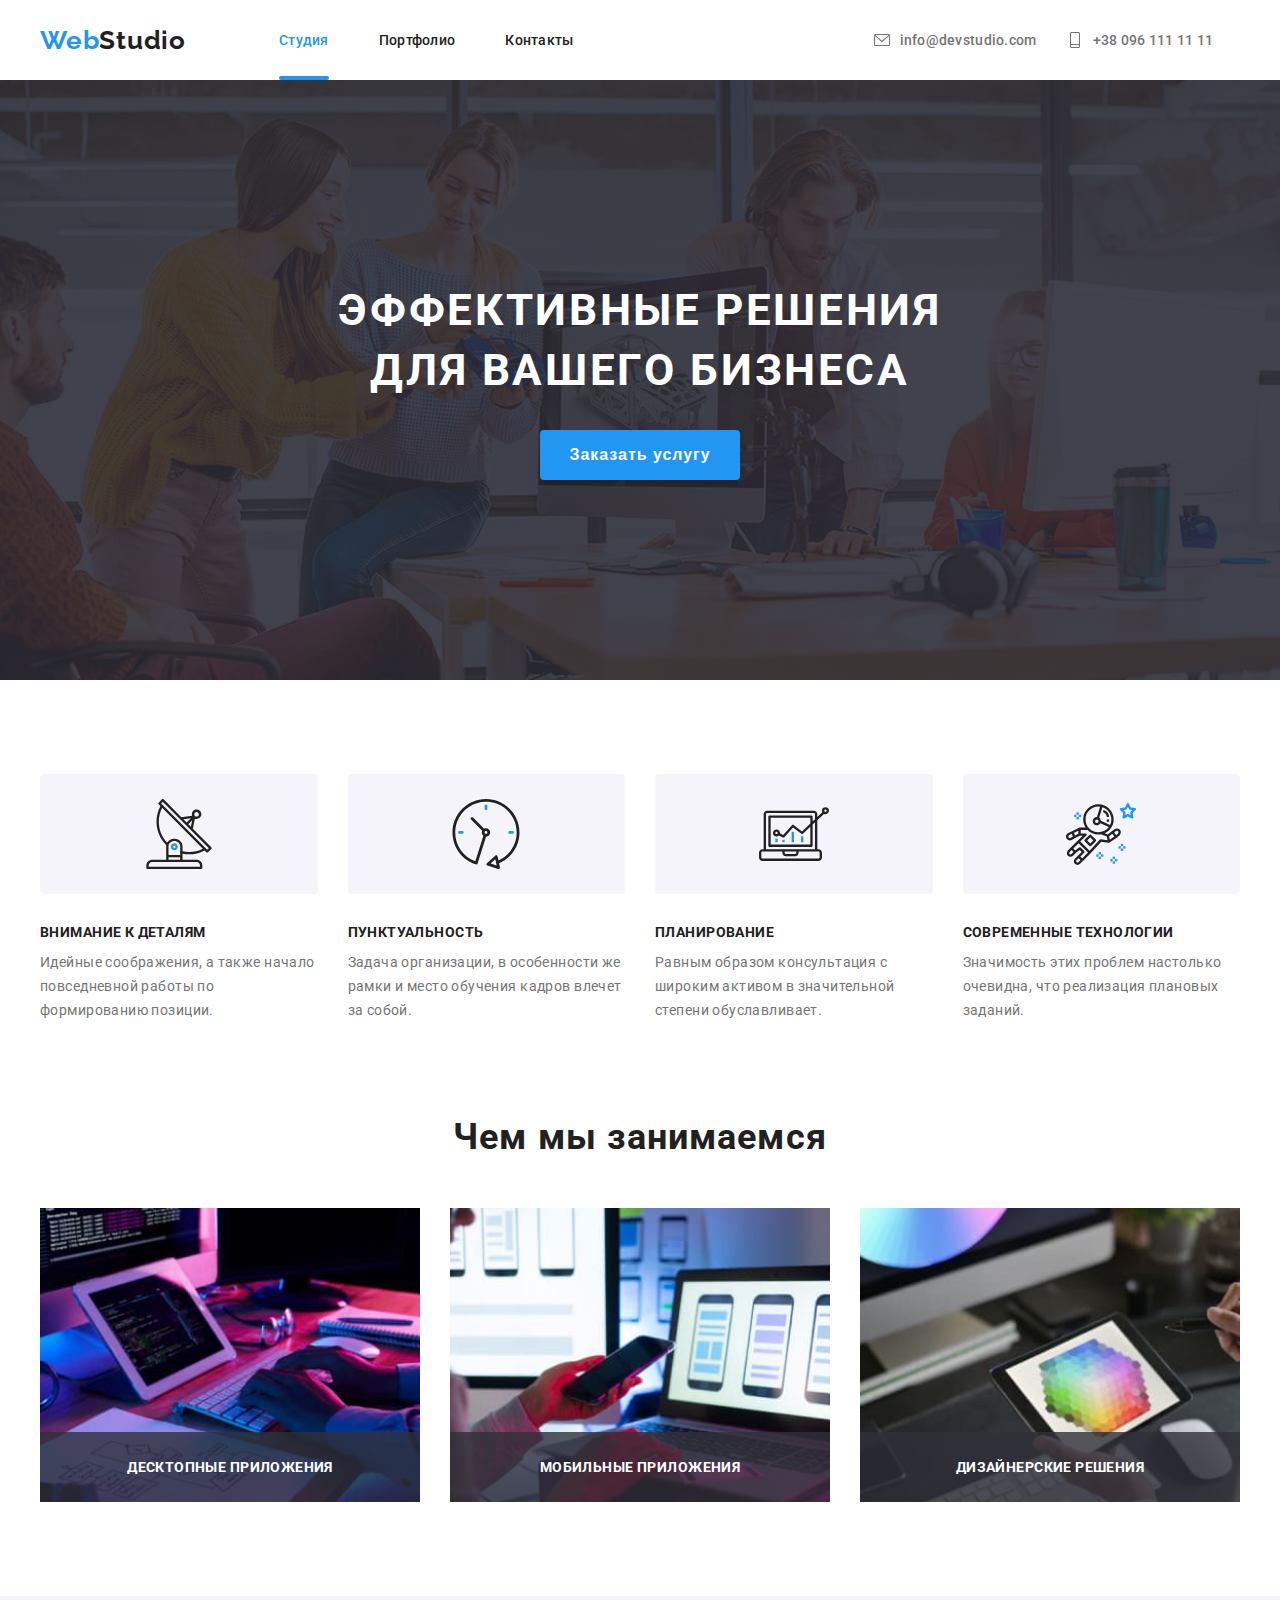
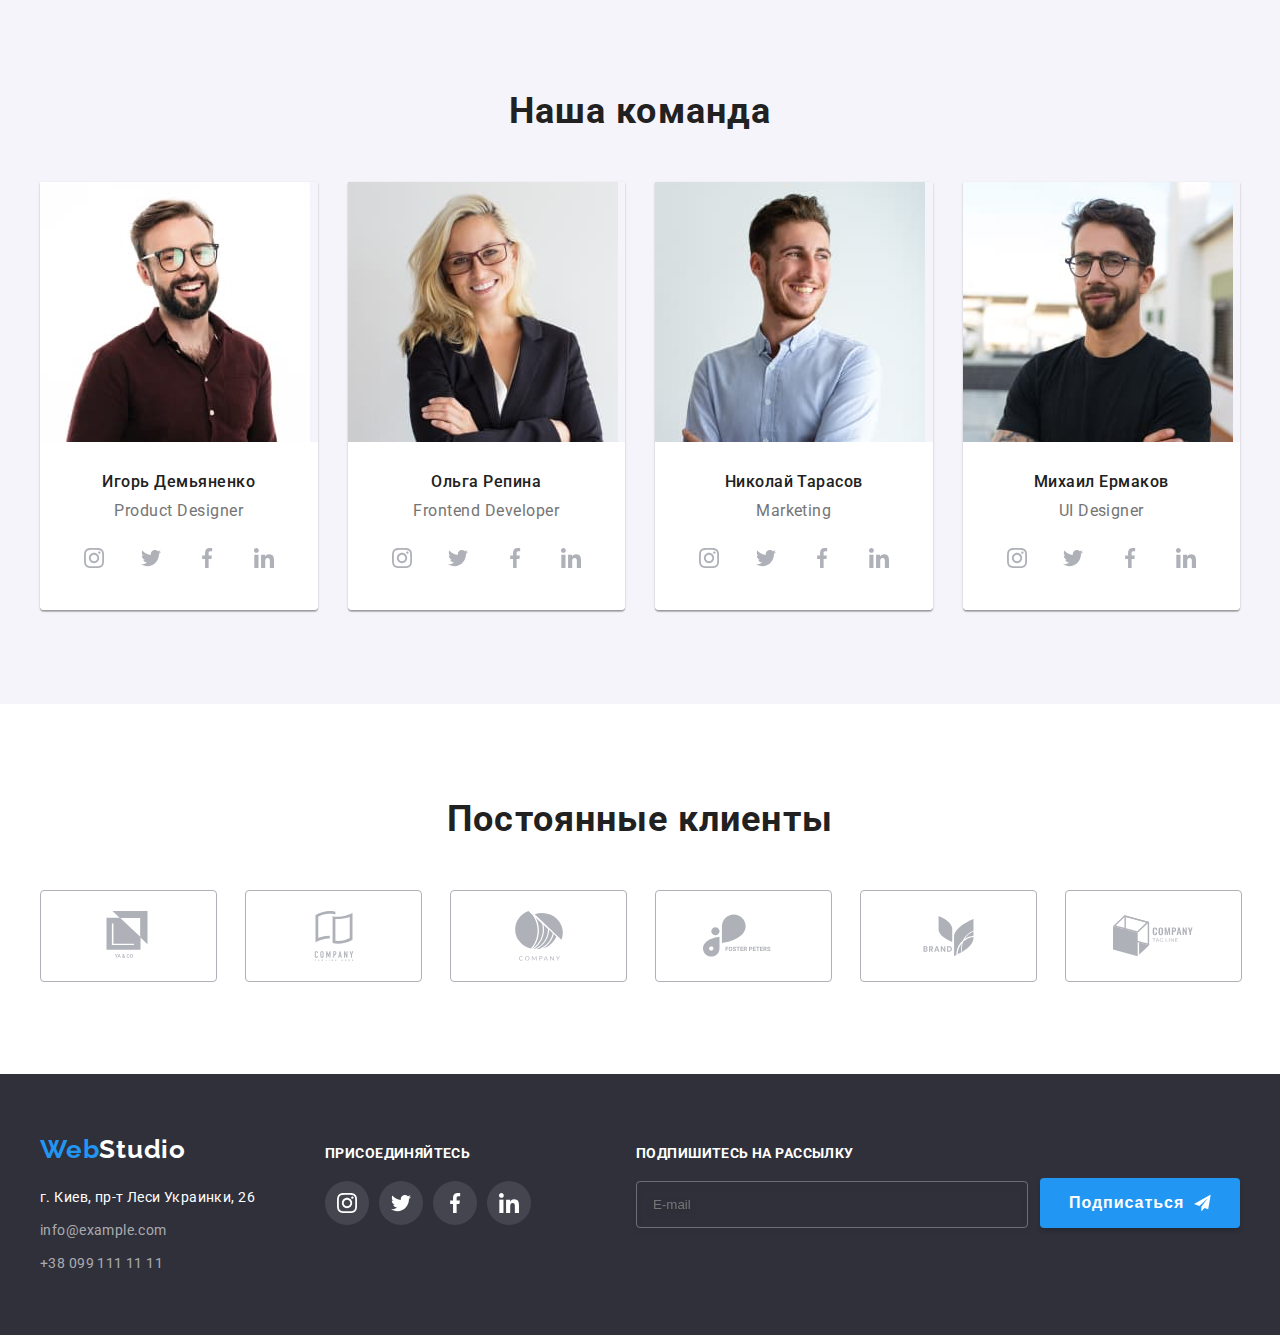
<file: index.html>
<!DOCTYPE html>
<html lang="en">

<head>
    <meta charset="UTF-8">
    <meta name="viewport" content="width=device-width, initial-scale=1.0">
    <link rel="stylesheet" href="https://cdnjs.cloudflare.com/ajax/libs/modern-normalize/1.0.0/modern-normalize.min.css"
        integrity="sha512-ISS7cAi1PEhQ8jnbJpJZMd29NlhNj4AWYyLOSp2CE/CsHxTCu+r+t0D2yoJudVrd0/8fTVPUVDzY5Tvli75u/g=="
        crossorigin="anonymous" />
    <link
        href="https://fonts.googleapis.com/css2?family=Raleway:wght@700&family=Roboto:wght@300;400;500;700&display=swap"
        rel="stylesheet">
    <link rel="stylesheet" href="./src/css/main.min.css">
    <title>WebStudio</title>
</head>

<body>

    <header>
        <div class="container container_mobile">
            <nav class="navigation">
                <div class="navigation__top">

                    <a href="index.html" class="navigation__logo"> <span>Web</span>Studio</a>

                    <button class="menu-button" aria-expanded="false" aria-controls="menu-mobile" data-menu-button>

                        <svg width="40" height="40" aria-label="Переключатель мобильного меню">
                            <use class="menu-button__icon menu-button__icon_humburger"
                                href="./src/img/icons/sprite.svg#icon-humburger"></use>
                            <use class="menu-button__icon menu-button__icon_cross"
                                href="./src/img/icons/sprite.svg#icon-close"></use>
                        </svg>
                    </button>
                </div>

                <div class="navigation__menu-mobile" id="menu-mobile" data-menu>
                    <ul class="navigation__link-list">
                        <li><a href="index.html" class="navigation__item navigation__item_active">Студия</a></li>
                        <li><a href="portfolio.html" class="navigation__item">Портфолио</a></li>
                        <li><a href="" class="navigation__item">Контакты</a></li>
                    </ul>
                    <address>
                        <ul class="contact-links">
                            <li><a href="mailto:info@devstudio.com" class="contact-links__item">
                                    <svg class="contact-links__icon contact-links__icon--envelope" width="16"
                                        height="16">
                                        <use href="./src/img/icons/sprite.svg#icon-envelope"></use>
                                    </svg>
                                    info@devstudio.com
                                </a></li>
                            <li><a href="tel:+380961111111" class="contact-links__item">
                                    <svg class="contact-links__icon contact-links__icon--phone" width="16" height="16">
                                        <use href="./src/img/icons/sprite.svg#icon-phone"></use>
                                    </svg>
                                    +38 096 111 11 11
                                </a></li>
                        </ul>
                    </address>
                </div>

            </nav>

        </div>
    </header>

    <main>
        <section class="hero">
            <div class="container">
                <h1 class="hero__title">Эффективные решения для вашего бизнеса</h1>
                <button class="hero__btn" data-modal-open>Заказать услугу</button>
            </div>
        </section>

        <section class="advantage">
            <div class="container container_mob-advan">
                <h2 class="visually-hidden">Наши преимущества</h2>
                <ul class="advantage__list">
                    <li class="advantage__item">
                        <div class="advantage__svg-bg">
                            <svg class="advantage__icon" width="70" height="70" aria-label="антенна">
                                <use href="./src/img/icons/sprite.svg#icon-satelite"></use>
                            </svg>
                        </div>
                        <h3 class="advantage__title">Внимание к деталям</h3>
                        <p class="advantage__text advantage__text--tablet">Идейные соображения, а также начало
                            повседневной работы по
                            формированию позиции.</p>
                    </li>
                    <li class="advantage__item">
                        <div class="advantage__svg-bg">
                            <svg class="advantage__icon" width="70" height="70" aria-label="часы">
                                <use href="./src/img/icons/sprite.svg#icon-clock"></use>
                            </svg>
                        </div>
                        <h3 class="advantage__title">Пунктуальность</h3>
                        <p class="advantage__text advantage__text--tablet">Задача организации, в особенности же рамки и
                            место обучения кадров
                            влечет за собой.</p>
                    </li>
                    <li class="advantage__item">
                        <div class="advantage__svg-bg">
                            <svg class="advantage__icon" width="70" height="70" aria-label="диаграмма">
                                <use href="./src/img/icons/sprite.svg#icon-diagram"></use>
                            </svg>
                        </div>
                        <h3 class="advantage__title">Планирование</h3>
                        <p class="advantage__text">Равным образом консультация с широким активом в значительной степени
                            обуславливает.</p>
                    </li>
                    <li class="advantage__item">
                        <div class="advantage__svg-bg">
                            <svg class="advantage__icon" width="70" height="70" aria-label="астронавт">
                                <use href="./src/img/icons/sprite.svg#icon-astronaut"></use>
                            </svg>
                        </div>
                        <h3 class="advantage__title">Современные технологии</h3>
                        <p class="advantage__text">Значимость этих проблем настолько очевидна, что реализация плановых
                            заданий.</p>
                    </li>
                </ul>
            </div>


        </section>


        <section class="activity">
            <div class="container">
                <h2 class="title activity__title">Чем мы занимаемся</h2>
                <ul class="activity__list">
                    <li class="activity__card-wrapper activity__card-wrapper_desctop">
                        <h3 class="activity__text">Десктопные приложения</h3>
                    </li>
                    <li class="activity__card-wrapper activity__card-wrapper_mobile">
                        <h3 class="activity__text">Мобильные приложения</h3>
                    </li>
                    <li class="activity__card-wrapper activity__card-wrapper_design">
                        <h3 class="activity__text">Дизайнерские решения</h3>
                    </li>
                </ul>
            </div>
        </section>

        <section class="team">
            <div class="container container_team">
                <h2 class="title team__title">Наша команда</h2>
                <ul class="team__list">
                    <li class="team__item">
                        <picture>
                            <source srcset="
                                    ./src/img/images/igor-mob-450.jpg 1x,
                                    ./src/img/images/igor-mob-450-2x.jpg 2x" media="(max-width: 767px)">

                            <source srcset="
                                    ./src/img/images/igor-tablet-354.jpg 1x,
                                    ./src/img/images/igor-tablet-354-2x.jpg 2x" media="(max-width: 1199px)">
                            <source srcset="
                                    ./src/img/images/igor-desctop-270.jpg 1x,
                                    ./src/img/images/igor-desctop-270-2x.jpg 2x" media="(min-width: 1200px)">
                            <img src="./src/img/images/igor-mob-450.jpg" alt="Фото Игоря" width="270" height="260">
                        </picture>
                        <div class="team__wrapper">
                            <h3 class="team__member">Игорь Демьяненко</h3>
                            <p class="team__descr">Product Designer</p>
                            <ul class="team__social">
                                <li>
                                    <a href="#;" class="team__social-links">
                                        <svg class="team__icon" width="20" height="20" aria-label="instagram">
                                            <use href="./src/img/icons/sprite.svg#icon-instagram"></use>
                                        </svg>
                                    </a>
                                </li>
                                <li>
                                    <a href="#;" class="team__social-links">
                                        <svg class="team__icon" width="20" height="20" aria-label="twitter">
                                            <use href="./src/img/icons/sprite.svg#icon-twitter"></use>
                                        </svg>
                                    </a>
                                </li>
                                <li>
                                    <a href="#;" class="team__social-links">
                                        <svg class="team__icon" width="20" height="20" aria-label="facebook">
                                            <use href="./src/img/icons/sprite.svg#icon-facebook"></use>
                                        </svg>
                                    </a>
                                </li>
                                <li>
                                    <a href="#;" class="team__social-links">
                                        <svg class="team__icon" width="20" height="20" aria-label="linkedin">
                                            <use href="./src/img/icons/sprite.svg#icon-linkedin"></use>
                                        </svg>
                                    </a>
                                </li>
                            </ul>
                        </div>
                    </li>
                    <li class="team__item">
                        <picture>
                            <source srcset="
                                    ./src/img/images/olga-mob-450.jpg 1x,
                                    ./src/img/images/olga-mob-450-2x.jpg 2x" media="(max-width: 767px)">

                            <source srcset="
                                    ./src/img/images/olga-tablet-354.jpg 1x,
                                    ./src/img/images/olga-tablet-354-2x.jpg 2x" media="(max-width: 1199px)">
                            <source srcset="
                                    ./src/img/images/olga-desctop-270.jpg 1x,
                                    ./src/img/images/olga-desctop-270-2x.jpg 2x" media="(min-width: 1200px)">
                            <img src="./src/img/images/olga-mob-450.jpg" alt="Фото Ольги" width="270" height="260">
                        </picture>
                        
                        <div class="team__wrapper">
                            <h3 class="team__member">Ольга Репина</h3>
                            <p class="team__descr">Frontend Developer</p>
                            <ul class="team__social">
                                <li>
                                    <a href="#;" class="team__social-links">
                                        <svg class="team__icon" width="20" height="20" aria-label="instagram">
                                            <use href="./src/img/icons/sprite.svg#icon-instagram"></use>
                                        </svg>
                                    </a>
                                </li>
                                <li>
                                    <a href="#;" class="team__social-links">
                                        <svg class="team__icon" width="20" height="20" aria-label="twitter">
                                            <use href="./src/img/icons/sprite.svg#icon-twitter"></use>
                                        </svg>
                                    </a>
                                </li>
                                <li>
                                    <a href="#;" class="team__social-links">
                                        <svg class="team__icon" width="20" height="20" aria-label="facebook">
                                            <use href="./src/img/icons/sprite.svg#icon-facebook"></use>
                                        </svg>
                                    </a>
                                </li>
                                <li>
                                    <a href="#;" class="team__social-links">
                                        <svg class="team__icon" width="20" height="20" aria-label="linkedin">
                                            <use href="./src/img/icons/sprite.svg#icon-linkedin"></use>
                                        </svg>
                                    </a>
                                </li>
                            </ul>
                        </div>
                    </li>
                    <li class="team__item">
                        <picture>
                            <source srcset="
                                    ./src/img/images/nikola-mob-450.jpg 1x,
                                    ./src/img/images/nikola-mob-450-2x.jpg 2x" media="(max-width: 767px)">

                            <source srcset="
                                    ./src/img/images/nikola-tablet-354.jpg 1x,
                                    ./src/img/images/nikola-tablet-354-2x.jpg 2x" media="(max-width: 1199px)">
                            <source srcset="
                                    ./src/img/images/nikola-desctop-270.jpg 1x,
                                    ./src/img/images/nikola-desctop-270-2x.jpg 2x" media="(min-width: 1200px)">
                            <img src="./src/img/images/nikola-mob-450.jpg" alt="Фото Николая" width="270" height="260">
                        </picture>
                        <div class="team__wrapper">
                            <h3 class="team__member">Николай Тарасов</h3>
                            <p class="team__descr">Marketing</p>
                            <ul class="team__social">
                                <li>
                                    <a href="#;" class="team__social-links">
                                        <svg class="team__icon" width="20" height="20" aria-label="instagram">
                                            <use href="./src/img/icons/sprite.svg#icon-instagram"></use>
                                        </svg>
                                    </a>
                                </li>
                                <li>
                                    <a href="#;" class="team__social-links">
                                        <svg class="team__icon" width="20" height="20" aria-label="twitter">
                                            <use href="./src/img/icons/sprite.svg#icon-twitter"></use>
                                        </svg>
                                    </a>
                                </li>
                                <li>
                                    <a href="#;" class="team__social-links">
                                        <svg class="team__icon" width="20" height="20" aria-label="facebook">
                                            <use href="./src/img/icons/sprite.svg#icon-facebook"></use>
                                        </svg>
                                    </a>
                                </li>
                                <li>
                                    <a href="#;" class="team__social-links">
                                        <svg class="team__icon" width="20" height="20" aria-label="linkedin">
                                            <use href="./src/img/icons/sprite.svg#icon-linkedin"></use>
                                        </svg>
                                    </a>
                                </li>
                            </ul>
                        </div>
                    </li>
                    <li class="team__item">
                        <picture>
                            <source srcset="
                                    ./src/img/images/michael-mob-450.jpg 1x,
                                    ./src/img/images/michael-mob-450-2x.jpg 2x" media="(max-width: 767px)">

                            <source srcset="
                                    ./src/img/images/michael-tablet-354.jpg 1x,
                                    ./src/img/images/michael-tablet-354-2x.jpg 2x" media="(max-width: 1199px)">
                            <source srcset="
                                    ./src/img/images/michael-desctop-270.jpg 1x,
                                    ./src/img/images/michael-desctop-270-2x.jpg 2x" media="(min-width: 1200px)">
                            <img src="./src/img/images/michael-mob-450.jpg" alt="Фото Михаила" width="270" height="260">
                        </picture>
                        <div class="team__wrapper">
                            <h3 class="team__member">Михаил Ермаков</h3>
                            <p class="team__descr">UI Designer</p>
                            <ul class="team__social">
                                <li>
                                    <a href="#;" class="team__social-links">
                                        <svg class="team__icon" width="20" height="20" aria-label="instagram">
                                            <use href="./src/img/icons/sprite.svg#icon-instagram"></use>
                                        </svg>
                                    </a>
                                </li>
                                <li>
                                    <a href="#;" class="team__social-links">
                                        <svg class="team__icon" width="20" height="20" aria-label="twitter">
                                            <use href="./src/img/icons/sprite.svg#icon-twitter"></use>
                                        </svg>
                                    </a>
                                </li>
                                <li>
                                    <a href="#;" class="team__social-links">
                                        <svg class="team__icon" width="20" height="20" aria-label="facebook">
                                            <use href="./src/img/icons/sprite.svg#icon-facebook"></use>
                                        </svg>
                                    </a>
                                </li>
                                <li>
                                    <a href="#;" class="team__social-links">
                                        <svg class="team__icon" width="20" height="20" aria-label="linkedin">
                                            <use href="./src/img/icons/sprite.svg#icon-linkedin"></use>
                                        </svg>
                                    </a>
                                </li>
                            </ul>
                        </div>
                    </li>
                </ul>
            </div>
        </section>

        <section class="clients">
            <div class="container">
                <h2 class="title">Постоянные клиенты</h2>
                <ul class="clients__list">
                    <li class="clients__wrapper">
                        <a href="#;" class="clients__link">
                            <svg class="clients__icon" width="50" height="50" aria-label="client 1">
                                <use href="./src/img/icons/sprite.svg#icon-com1log"></use>
                            </svg>
                        </a>
                    </li>
                    <li class="clients__wrapper">
                        <a href="#;" class="clients__link">
                            <svg class="clients__icon" width="50" height="50" aria-label="client 2">
                                <use href="./src/img/icons/sprite.svg#icon-com2log"></use>
                            </svg>
                        </a>
                    </li>
                    <li class="clients__wrapper">
                        <a href="#;" class="clients__link">
                            <svg class="clients__icon" width="50" height="50" aria-label="client 3">
                                <use href="./src/img/icons/sprite.svg#icon-com3log"></use>
                            </svg>
                        </a>
                    </li>
                    <li class="clients__wrapper">
                        <a href="#;" class="clients__link">
                            <svg class="clients__icon" width="80" height="80" aria-label="client 4">
                                <use href="./src/img/icons/sprite.svg#icon-com4log"></use>
                            </svg>
                        </a>
                    </li>
                    <li class="clients__wrapper">
                        <a href="#;" class="clients__link">
                            <svg class="clients__icon" width="59" height="50" aria-label="client 5">
                                <use href="./src/img/icons/sprite.svg#icon-com5log"></use>
                            </svg>
                        </a>
                    </li>
                    <li class="clients__wrapper">
                        <a href="#;" class="clients__link">
                            <svg class="clients__icon" width="88" height="80" aria-label="client 6">
                                <use href="./src/img/icons/sprite.svg#icon-com6log"></use>
                            </svg>
                        </a>
                    </li>
                </ul>
            </div>
        </section>
    </main>

    <footer class="footer">
        <div class="container">
            <div class="footer__tablet-wrapper">
                <div class="footer__address-wrapper">
                    <a href="" class="footer__logo"> <span>Web</span>Studio</a>
                    <address class="footer__address">
                        <a href="" class="footer__contacts">г. Киев, пр-т Леси Украинки, 26</a>
                        <a href="mailto:info@example.com" class="footer__contacts">info@example.com</a>
                        <a href="tel:+380991111111" class="footer__contacts">+38 099 111 11 11</a>
                    </address>
                </div>

                <div class="footer__social-wrapper">
                    <p class="footer__social-text">присоединяйтесь</p>
                    <ul class="footer__links">
                        <li class="footer__links-item">
                            <a href="" class="footer__social-links">
                                <svg class="footer__icon" width="20" height="20" aria-label="instagram">
                                    <use href="./src/img/icons/sprite.svg#icon-instagram"></use>
                                </svg>
                            </a>
                        </li>
                        <li class="footer__links-item">
                            <a href="" class="footer__social-links">
                                <svg class="footer__icon" width="20" height="20" aria-label="twitter">
                                    <use href="./src/img/icons/sprite.svg#icon-twitter"></use>
                                </svg>
                            </a>
                        </li>
                        <li class="footer__links-item">
                            <a href="" class="footer__social-links">
                                <svg class="footer__icon" width="20" height="20" aria-label="facebook">
                                    <use href="./src/img/icons/sprite.svg#icon-facebook"></use>
                                </svg>
                            </a>
                        </li>
                        <li class="footer__links-item">
                            <a href="" class="footer__social-links">
                                <svg class="footer__icon" width="20" height="20" aria-label="linkedin">
                                    <use href="./src/img/icons/sprite.svg#icon-linkedin"></use>
                                </svg>
                            </a>
                        </li>
                    </ul>
                </div>
            </div>


            <form class="form">
                <div class="form__mail-wrapper">
                    <label for="mail" class="form__label">Подпишитесь на рассылку</label>
                    <input type="email" id="mail" placeholder="E-mail" class="form__input">
                </div>

                <button type="submit" class="form__btn">
                    Подписаться
                    <svg class="form__icon" width="24" height="24">
                        <use href="./src/img/icons/sprite.svg#icon-sendmail"></use>
                    </svg>
                </button>
            </form>

        </div>
    </footer>

    <div class="backdrop is-hidden" data-modal>
        <div class="modal">

            <button class="modal__btn" data-modal-close>
                <svg class="modal__icon" width="11" height="11">
                    <use href="./src/img/icons/sprite.svg#icon-modal-exit"></use>
                </svg>
            </button>

            <form class="subscribe">
                <p><b>Оставьте свои данные, мы вам перезвоним</b></p>
                <div class="subscribe__item-wrapper">
                    <label for="name" class="subscribe__label">Имя</label>
                    <input type="text" name="name" id="name" class="subscribe__input">
                    <svg class="subscribe__input-icon" width="15" height="15">
                        <use href="./src/img/icons/sprite.svg#icon-person"></use>
                    </svg>
                </div>
                <div class="subscribe__item-wrapper">
                    <label for="phone" class="subscribe__label">Телефон</label>
                    <input type="tel" name="phone-number" id="phone" class="subscribe__input">
                    <svg class="subscribe__input-icon" width="15" height="15">
                        <use href="./src/img/icons/sprite.svg#icon-phone"></use>
                    </svg>
                </div>
                <div class="subscribe__item-wrapper">
                    <label for="modalmail" class="subscribe__label">Почта</label>
                    <input type="email" name="user-mail" id="modalmail" class="subscribe__input">
                    <svg class="subscribe__input-icon" width="15" height="15">
                        <use href="./src/img/icons/sprite.svg#icon-email"></use>
                    </svg>
                </div>
                <div class="subscribe__item-wrapper">
                    <label for="comments" class="subscribe__label">Комментарий</label>
                    <textarea name="comment" id="comments" rows="5" placeholder="Введите текст"
                        class="subscribe__text-aria"></textarea>
                </div>
                <div class="checkbox">
                    <label " class=" checkbox__label">
                        <input class="box-hidden" type="checkbox" name="policy-check">
                        <span class="checkbox__icon"></span>
                        <span>Соглашаюсь с рассылкой и принимаю</span>
                    </label>
                    <a href="" class="checkbox__link"> Условия договора</a>
                </div>

                <button class="subscribe__submit">Отправить</button>
            </form>

        </div>
    </div>

    <script src="./src/js/modal.js"></script>
    <script src="./src/js/mobile-menu.js"></script>
</body>

</html>
</file>
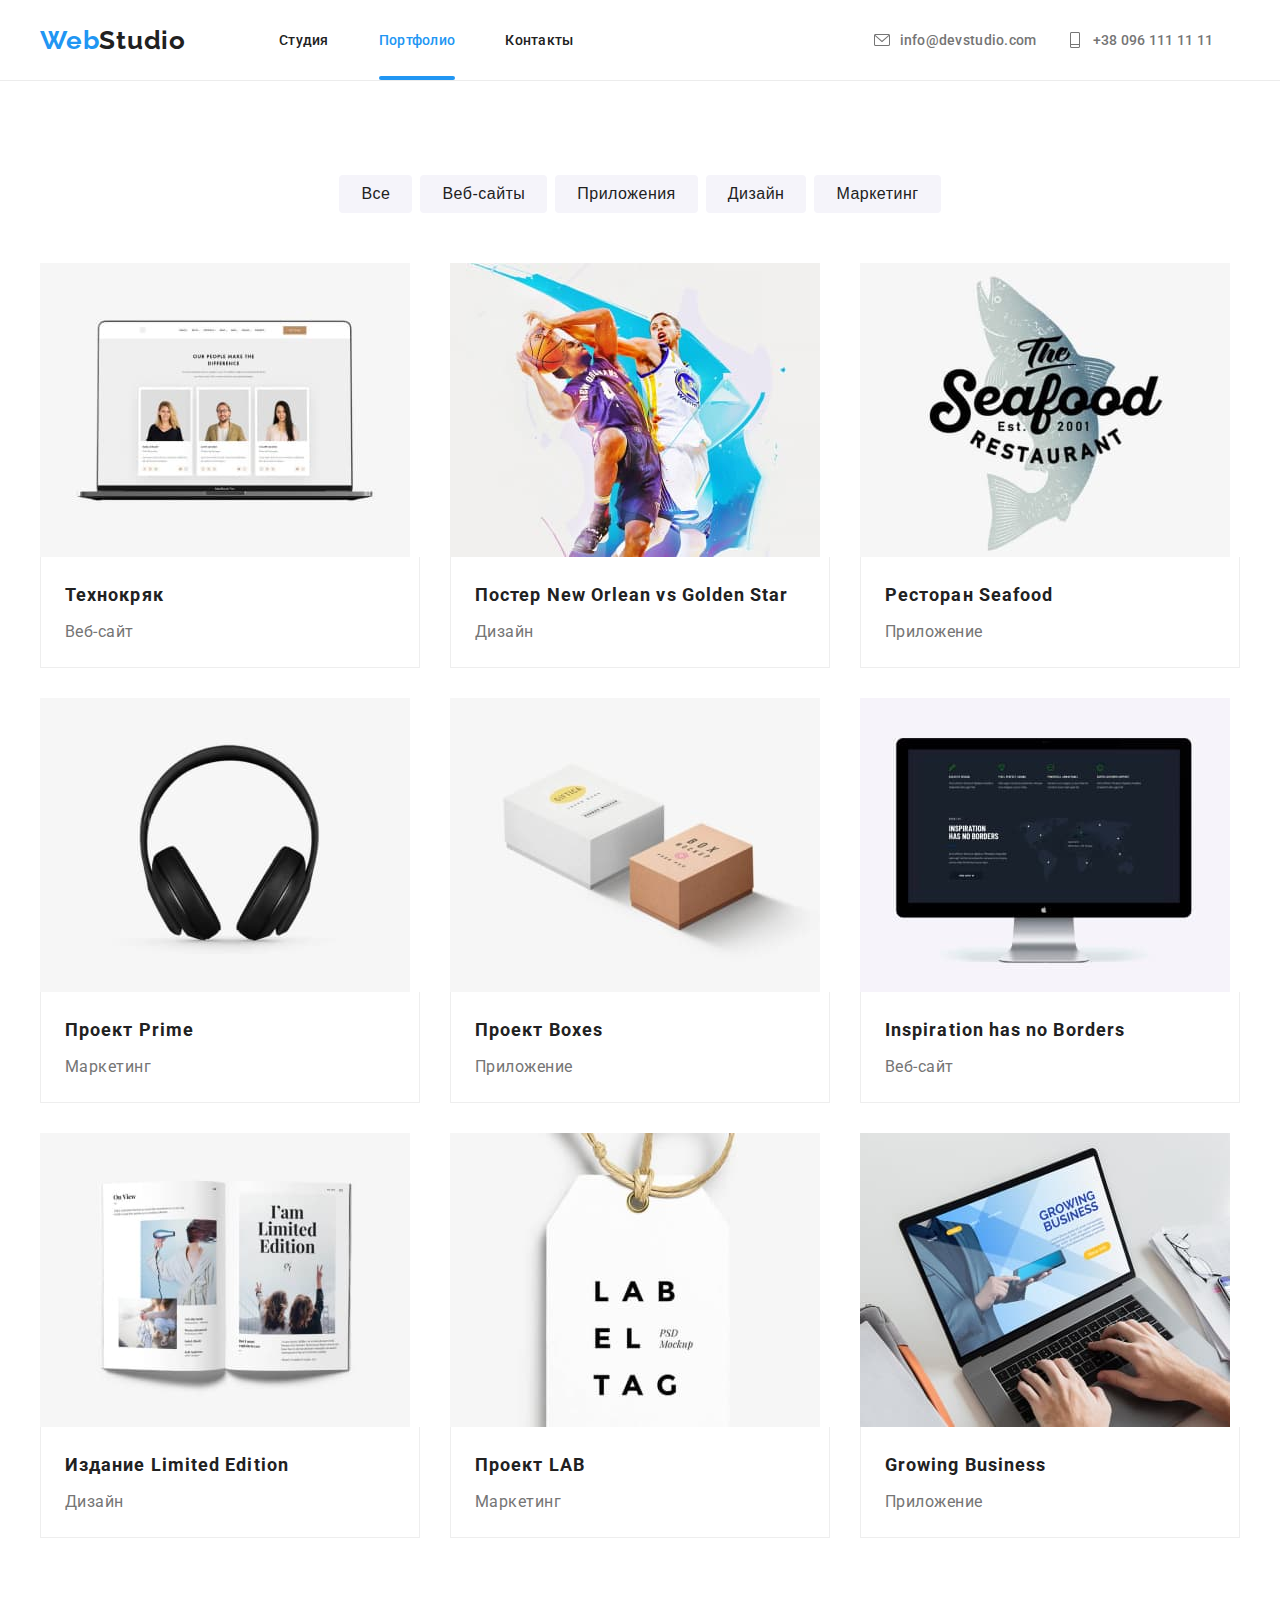
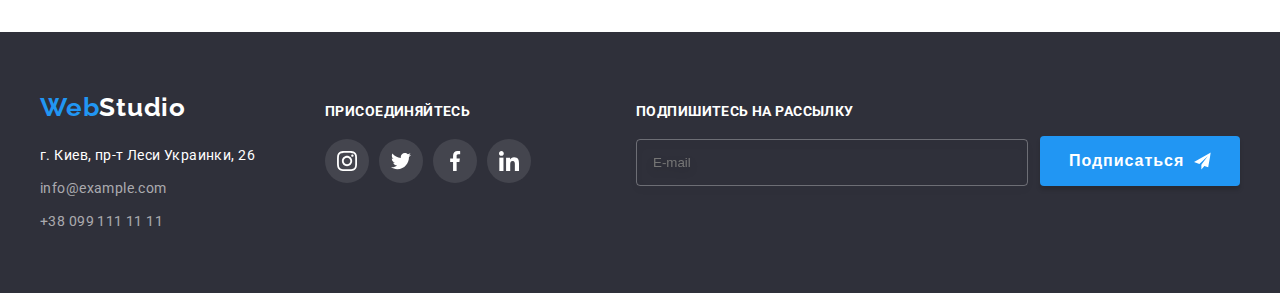
<file: portfolio.html>
<!DOCTYPE html>
<html lang="en">

<head>
    <meta charset="UTF-8">
    <meta name="viewport" content="width=device-width, initial-scale=1.0">
    <link rel="stylesheet" href="https://cdnjs.cloudflare.com/ajax/libs/modern-normalize/1.0.0/modern-normalize.min.css"
        integrity="sha512-ISS7cAi1PEhQ8jnbJpJZMd29NlhNj4AWYyLOSp2CE/CsHxTCu+r+t0D2yoJudVrd0/8fTVPUVDzY5Tvli75u/g=="
        crossorigin="anonymous" />
    <link
        href="https://fonts.googleapis.com/css2?family=Raleway:wght@700&family=Roboto:wght@300;400;500;700&display=swap"
        rel="stylesheet">
    <link rel="stylesheet" href="./src/css/main.min.css">
    <title>Portfolio</title>
</head>

<body>

    <header>
        <div class="container container_mobile">
            <nav class="navigation">
                <div class="navigation__top">

                    <a href="index.html" class="navigation__logo"> <span>Web</span>Studio</a>

                    <button class="menu-button" aria-expanded="false" aria-controls="menu-mobile" data-menu-button>

                        <svg width="40" height="40" aria-label="Переключатель мобильного меню">
                            <use class="menu-button__icon menu-button__icon_humburger" href="./src/img/icons/sprite.svg#icon-humburger"></use>
                            <use class="menu-button__icon menu-button__icon_cross" href="./src/img/icons/sprite.svg#icon-close"></use>
                        </svg>
                    </button>
                </div>

                <div class="navigation__menu-mobile" id="menu-mobile" data-menu>
                    <ul class="navigation__link-list">
                        <li><a href="index.html" class="navigation__item">Студия</a></li>
                        <li><a href="portfolio.html" class="navigation__item  navigation__item_active">Портфолио</a></li>
                        <li><a href="" class="navigation__item">Контакты</a></li>
                    </ul>
                    <address>
                        <ul class="contact-links">
                            <li><a href="mailto:info@devstudio.com" class="contact-links__item">
                                    <svg class="contact-links__icon" width="16" height="16">
                                        <use href="./src/img/icons/sprite.svg#icon-envelope"></use>
                                    </svg>
                                    info@devstudio.com
                                </a></li>
                            <li><a href="tel:+380961111111" class="contact-links__item">
                                    <svg class="contact-links__icon" width="16" height="16">
                                        <use href="./src/img/icons/sprite.svg#icon-phone"></use>
                                    </svg>
                                    +38 096 111 11 11
                                </a></li>
                        </ul>
                    </address>
                </div>

            </nav>

        </div>
    </header>

    <main>
        <section class="project">
            <div class="container">
                <h1 class="visually-hidden" >Наши проекты</h1>
                <ul class="project__filter">
                    <li class="project__item-wrapper"><button class="project__btn">Все</button></li>
                    <li class="project__item-wrapper"><button class="project__btn">Веб-сайты</button></li>
                    <li class="project__item-wrapper"><button class="project__btn">Приложения</button></li>
                    <li class="project__item-wrapper"><button class="project__btn">Дизайн</button></li>
                    <li class="project__item-wrapper"><button class="project__btn">Маркетинг</button></li>
                </ul>

                <ul class="project__list">
                    <li class="project__item">
                        <a href="#;" class="project__link">

                            <div class="project__active">
                                <picture>
                                    <source srcset="
                                            ./src/img/images/techno-mob-450.jpg 1x,
                                            ./src/img/images/techno-mob-450-2x.jpg 2x" media="(max-width: 767px)">
        
                                    <source srcset="
                                            ./src/img/images/techno-tablet-354.jpg 1x,
                                            ./src/img/images/techno-tablet-354-2x.jpg 2x" media="(max-width: 1199px)">
                                    <source srcset="
                                            ./src/img/images/techno-desctop-370.jpg 1x,
                                            ./src/img/images/techno-desctop-370-2x.jpg 2x" media="(min-width: 1200px)">
                                    <img src="./src/img/images/technokrak.jpg" alt="Технокряк">
                                </picture>

                                <div class="project__active-text">
                                    <p>
                                        Технокряк это современная площадка распространения коронавируса. Компании
                                        используют эту платформу для цифрового шпионажа и атак на защищённые сервера
                                        конкурентов.
                                    </p>
                                </div>
                            </div>

                            <div class="project__text">
                                <h3>Технокряк</h3>
                                <p>Веб-сайт</p>
                            </div>
                        </a>
                    </li>
                    <li class="project__item">
                        <a href="#;" class="project__link">

                            <div class="project__active">
                                <picture>
                                    <source srcset="
                                            ./src/img/images/poster-mob-450.jpg 1x,
                                            ./src/img/images/poster-mob-450-2x.jpg 2x" media="(max-width: 767px)">
        
                                    <source srcset="
                                            ./src/img/images/poster-tablet-354.jpg 1x,
                                            ./src/img/images/poster-tablet-354-2x.jpg 2x" media="(max-width: 1199px)">
                                    <source srcset="
                                            ./src/img/images/poster-desctop-370.jpg 1x,
                                            ./src/img/images/poster-desctop-370-2x.jpg 2x" media="(min-width: 1200px)">
                                    <img src="./src/img/images/poster.jpg" alt="Постер">
                                </picture>
                                
                                <div class="project__active-text">
                                    <p>
                                        Технокряк это современная площадка распространения коронавируса. Компании
                                        используют эту платформу для цифрового шпионажа и атак на защищённые сервера
                                        конкурентов.
                                    </p>
                                </div>
                            </div>

                            <div class="project__text">
                                <h3>Постер New Orlean vs Golden Star</h3>
                                <p>Дизайн</p>
                            </div>
                        </a>
                    </li>
                    <li class="project__item">
                        <a href="#;" class="project__link">
                            <div class="project__active">
                                <picture>
                                    <source srcset="
                                            ./src/img/images/seafood-mob-450.jpg 1x,
                                            ./src/img/images/seafood-mob-450-2x.jpg 2x" media="(max-width: 767px)">
        
                                    <source srcset="
                                            ./src/img/images/seafood-tablet-354.jpg 1x,
                                            ./src/img/images/seafood-tablet-354-2x.jpg 2x" media="(max-width: 1199px)">
                                    <source srcset="
                                            ./src/img/images/seafood-desctop-370.jpg 1x,
                                            ./src/img/images/seafood-desctop-370-2x.jpg 2x" media="(min-width: 1200px)">
                                    <img src="./src/img/images/seafood.jpg" alt="Приложение ресторан Seafood">
                                </picture>
                                
                                <div class="project__active-text">
                                    <p>
                                        Технокряк это современная площадка распространения коронавируса. Компании
                                        используют эту платформу для цифрового шпионажа и атак на защищённые сервера
                                        конкурентов.
                                    </p>
                                </div>
                            </div>
                            
                            <div class="project__text">
                                <h3>Ресторан Seafood</h3>
                                <p>Приложение</p>
                            </div>
                        </a>
                    </li>
                    <li class="project__item">
                        <a href="#;" class="project__link">
                            <div class="project__active">
                                <picture>
                                    <source srcset="
                                            ./src/img/images/prime-mob-450.jpg 1x,
                                            ./src/img/images/prime-mob-450-2x.jpg 2x" media="(max-width: 767px)">
        
                                    <source srcset="
                                            ./src/img/images/prime-tablet-354.jpg 1x,
                                            ./src/img/images/prime-tablet-354-2x.jpg 2x" media="(max-width: 1199px)">
                                    <source srcset="
                                            ./src/img/images/prime-desctop-370.jpg 1x,
                                            ./src/img/images/prime-desctop-370-2x.jpg 2x" media="(min-width: 1200px)">
                                    <img src="./src/img/images/prime.jpg" alt="Проект Prime">
                                </picture>
                                
                                <div class="project__active-text">
                                    <p>
                                        Технокряк это современная площадка распространения коронавируса. Компании
                                        используют эту платформу для цифрового шпионажа и атак на защищённые сервера
                                        конкурентов.
                                    </p>
                                </div>
                            </div>
                            
                            <div class="project__text">
                                <h3>Проект Prime</h3>
                                <p>Маркетинг</p>
                            </div>
                        </a>
                    </li>
                    <li class="project__item">
                        <a href="#;" class="project__link">
                            <div class="project__active">
                                <picture>
                                    <source srcset="
                                            ./src/img/images/boxes-mob-450.jpg 1x,
                                            ./src/img/images/boxes-mob-450-2x.jpg 2x" media="(max-width: 767px)">
        
                                    <source srcset="
                                            ./src/img/images/boxes-tablet-354.jpg 1x,
                                            ./src/img/images/boxes-tablet-354-2x.jpg 2x" media="(max-width: 1199px)">
                                    <source srcset="
                                            ./src/img/images/boxes-desctop-370.jpg 1x,
                                            ./src/img/images/boxes-desctop-370-2x.jpg 2x" media="(min-width: 1200px)">
                                    <img src="./src/img/images/boxes.jpg" alt="Проект Boxes">
                                </picture>
                                
                                <div class="project__active-text">
                                    <p>
                                        Технокряк это современная площадка распространения коронавируса. Компании
                                        используют эту платформу для цифрового шпионажа и атак на защищённые сервера
                                        конкурентов.
                                    </p>
                                </div>
                            </div>
                            
                            <div class="project__text">
                                <h3>Проект Boxes</h3>
                                <p>Приложение</p>
                            </div>
                        </a>
                    </li>
                    <li class="project__item">
                        <a href="#;" class="project__link">
                            <div class="project__active">
                                <picture>
                                    <source srcset="
                                            ./src/img/images/inspiration-mob-450.jpg 1x,
                                            ./src/img/images/inspiration-mob-450-2x.jpg 2x" media="(max-width: 767px)">
        
                                    <source srcset="
                                            ./src/img/images/inspiration-tablet-354.jpg 1x,
                                            ./src/img/images/inspiration-tablet-354-2x.jpg 2x" media="(max-width: 1199px)">
                                    <source srcset="
                                            ./src/img/images/inspiration-desctop-370.jpg 1x,
                                            ./src/img/images/inspiration-desctop-370-2x.jpg 2x" media="(min-width: 1200px)">
                                    <img src="./src/img/images/inspiration.jpg" alt="Веб-сайт Inspiration has no Borders">
                                </picture>
                                
                                <div class="project__active-text">
                                    <p>
                                        Технокряк это современная площадка распространения коронавируса. Компании
                                        используют эту платформу для цифрового шпионажа и атак на защищённые сервера
                                        конкурентов.
                                    </p>
                                </div>
                            </div>
                            
                            <div class="project__text">
                                <h3>Inspiration has no Borders</h3>
                                <p>Веб-сайт</p>
                            </div>
                        </a>
                    </li>
                    <li class="project__item">
                        <a href="#;" class="project__link">
                            <div class="project__active">
                                <picture>
                                    <source srcset="
                                            ./src/img/images/limited-mob-450.jpg 1x,
                                            ./src/img/images/limited-mob-450-2x.jpg 2x" media="(max-width: 767px)">
        
                                    <source srcset="
                                            ./src/img/images/limited-tablet-354.jpg 1x,
                                            ./src/img/images/limited-tablet-354-2x.jpg 2x" media="(max-width: 1199px)">
                                    <source srcset="
                                            ./src/img/images/limited-desctop-370.jpg 1x,
                                            ./src/img/images/limited-desctop-370-2x.jpg 2x" media="(min-width: 1200px)">
                                    <img src="./src/img/images/limited.jpg" alt="Издание Limited Edition">
                                </picture>
                                
                                <div class="project__active-text">
                                    <p>
                                        Технокряк это современная площадка распространения коронавируса. Компании
                                        используют эту платформу для цифрового шпионажа и атак на защищённые сервера
                                        конкурентов.
                                    </p>
                                </div>
                            </div>
                            
                            <div class="project__text">
                                <h3>Издание Limited Edition</h3>
                                <p>Дизайн</p>
                            </div>
                        </a>
                    </li>
                    <li class="project__item">
                        <a href="#;" class="project__link">
                            <div class="project__active">
                                <picture>
                                    <source srcset="
                                            ./src/img/images/lab-mob-450.jpg 1x,
                                            ./src/img/images/lab-mob-450-2x.jpg 2x" media="(max-width: 767px)">
        
                                    <source srcset="
                                            ./src/img/images/lab-tablet-354.jpg 1x,
                                            ./src/img/images/lab-tablet-354-2x.jpg 2x" media="(max-width: 1199px)">
                                    <source srcset="
                                            ./src/img/images/lab-desctop-370.jpg 1x,
                                            ./src/img/images/lab-desctop-370-2x.jpg 2x" media="(min-width: 1200px)">
                                    <img src="./src/img/images/lab.jpg" alt="Проект LAB">
                                </picture>
                                
                                <div class="project__active-text">
                                    <p>
                                        Технокряк это современная площадка распространения коронавируса. Компании
                                        используют эту платформу для цифрового шпионажа и атак на защищённые сервера
                                        конкурентов.
                                    </p>
                                </div>
                            </div>
                            
                            <div class="project__text">
                                <h3>Проект LAB</h3>
                                <p>Маркетинг</p>
                            </div>
                        </a>
                    </li>
                    <li class="project__item">
                        <a href="#;" class="project__link">
                            <div class="project__active">
                                <picture>
                                    <source srcset="
                                            ./src/img/images/growing-mob-450.jpg 1x,
                                            ./src/img/images/growing-mob-450-2x.jpg 2x" media="(max-width: 767px)">
        
                                    <source srcset="
                                            ./src/img/images/growing-tablet-354.jpg 1x,
                                            ./src/img/images/growing-tablet-354-2x.jpg 2x" media="(max-width: 1199px)">
                                    <source srcset="
                                            ./src/img/images/growing-desctop-370.jpg 1x,
                                            ./src/img/images/growing-desctop-370-2x.jpg 2x" media="(min-width: 1200px)">
                                    <img src="./src/img/images/growing.jpg" alt="Приложение Growing Business">
                                </picture>
                                
                                <div class="project__active-text">
                                    <p>
                                        Технокряк это современная площадка распространения коронавируса. Компании
                                        используют эту платформу для цифрового шпионажа и атак на защищённые сервера
                                        конкурентов.
                                    </p>
                                </div>
                            </div>
                            
                            <div class="project__text">
                                <h3>Growing Business</h3>
                                <p>Приложение</p>
                            </div>
                        </a>
                    </li>
                </ul>
            </div>
        </section>
    </main>

    <footer class="footer">
        <div class="container">
            <div class="footer__tablet-wrapper">
                <div class="footer__address-wrapper">
                    <a href="" class="footer__logo"> <span>Web</span>Studio</a>
                    <address class="footer__address">
                        <a href="" class="footer__contacts">г. Киев, пр-т Леси Украинки, 26</a>
                        <a href="mailto:info@example.com" class="footer__contacts">info@example.com</a>
                        <a href="tel:+380991111111" class="footer__contacts">+38 099 111 11 11</a>
                    </address>
                </div>
    
                <div class="footer__social-wrapper">
                    <p class="footer__social-text">присоединяйтесь</p>
                    <ul class="footer__links">
                        <li class="footer__links-item">
                            <a href="" class="footer__social-links">
                                <svg class="footer__icon" width="20" height="20" aria-label="instagram">
                                    <use href="./src/img/icons/sprite.svg#icon-instagram"></use>
                                </svg>
                            </a>
                        </li>
                        <li class="footer__links-item">
                            <a href="" class="footer__social-links">
                                <svg class="footer__icon" width="20" height="20" aria-label="twitter">
                                    <use href="./src/img/icons/sprite.svg#icon-twitter"></use>
                                </svg>
                            </a>
                        </li>
                        <li class="footer__links-item">
                            <a href="" class="footer__social-links">
                                <svg class="footer__icon" width="20" height="20" aria-label="facebook">
                                    <use href="./src/img/icons/sprite.svg#icon-facebook"></use>
                                </svg>
                            </a>
                        </li>
                        <li class="footer__links-item">
                            <a href="" class="footer__social-links">
                                <svg class="footer__icon" width="20" height="20" aria-label="linkedin">
                                    <use href="./src/img/icons/sprite.svg#icon-linkedin"></use>
                                </svg>
                            </a>
                        </li>
                    </ul>
                </div>
            </div>
            

            <form class="form">
                <div class="form__mail-wrapper">
                    <label for="mail" class="form__label">Подпишитесь на рассылку</label>
                    <input type="email" id="mail" placeholder="E-mail" class="form__input">
                </div>

                <button type="submit" class="form__btn">
                    Подписаться
                    <svg class="form__icon" width="24" height="24">
                        <use href="./src/img/icons/sprite.svg#icon-sendmail"></use>
                    </svg>
                </button>
            </form>

        </div>
    </footer>

    <script src="./src/js/mobile-menu.js"></script>
</body>

</html>
</file>
<file: src/css/main.min.css>
body{font-family:'Roboto', sans-serif}body.modal-open{overflow:hidden}*,*::before,*::after{margin:0;padding:0}ul{list-style:none}img{display:block}a{text-decoration:none}button{display:-webkit-inline-box;display:-ms-inline-flexbox;display:inline-flex;margin:0;padding:0;border:none;background-color:transparent}.container{margin:0 auto;padding-top:60px;padding-bottom:60px;padding-right:15px;padding-left:15px}@media screen and (min-width: 1200px){.container{width:1200px;padding-top:94px;padding-bottom:94px;padding-right:15px;padding-left:15px}}@media screen and (min-width: 768px) and (max-width: 1199px){.container{width:768px;padding-top:60px;padding-bottom:60px;padding-right:15px;padding-left:15px}}@media screen and (min-width: 480px) and (max-width: 767px){.container{width:480px}}.title{font-weight:700;font-size:36px;line-height:42px;text-align:center;letter-spacing:0.03em;color:#212121}@media screen and (min-width: 1200px){.title{margin-bottom:50px}}.visually-hidden{position:absolute;width:1px;height:1px;margin:-1px;border:0;padding:0;clip:rect(0 0 0 0);overflow:hidden}body{font-family:'Roboto', sans-serif}body.modal-open{overflow:hidden}*,*::before,*::after{margin:0;padding:0}ul{list-style:none}img{display:block}a{text-decoration:none}button{display:-webkit-inline-box;display:-ms-inline-flexbox;display:inline-flex;margin:0;padding:0;border:none;background-color:transparent}.container{margin:0 auto;padding-top:60px;padding-bottom:60px;padding-right:15px;padding-left:15px}@media screen and (min-width: 1200px){.container{width:1200px;padding-top:94px;padding-bottom:94px;padding-right:15px;padding-left:15px}}@media screen and (min-width: 768px) and (max-width: 1199px){.container{width:768px;padding-top:60px;padding-bottom:60px;padding-right:15px;padding-left:15px}}@media screen and (min-width: 480px) and (max-width: 767px){.container{width:480px}}.title{font-weight:700;font-size:36px;line-height:42px;text-align:center;letter-spacing:0.03em;color:#212121}@media screen and (min-width: 1200px){.title{margin-bottom:50px}}.visually-hidden{position:absolute;width:1px;height:1px;margin:-1px;border:0;padding:0;clip:rect(0 0 0 0);overflow:hidden}@media screen and (max-width: 767px){.container.container_mobile{position:relative;padding:0}.navigation{padding:16px 15px;margin:0 auto}}@media screen and (max-width: 767px) and (min-width: 480px) and (max-width: 767px){.navigation{width:480px}}@media screen and (max-width: 767px){.navigation__top{display:-webkit-box;display:-ms-flexbox;display:flex;-webkit-box-align:center;-ms-flex-align:center;align-items:center}.navigation__logo{font-family:Raleway;font-style:normal;font-weight:700;font-size:26px;line-height:31px;letter-spacing:0.03em;color:#212121;text-decoration:none;font-size:24px;line-height:28px}.navigation__logo span{color:#2196F3}.navigation .menu-button{margin-left:auto}.navigation .menu-button:focus,.navigation .menu-button:hover{fill:#2196F3}.navigation .menu-button__icon_cross{display:none}.navigation .menu-button.is-open .menu-button__icon_cross{display:block;fill:#2196F3}.navigation .menu-button.is-open .menu-button__icon_humburger{display:none}.navigation__menu-mobile{position:absolute;padding:60px 0;top:100%;left:0%;width:100%;background-color:#fff;-webkit-transform:translateX(-100%);transform:translateX(-100%);opacity:0;-webkit-transition:250ms cubic-bezier(0.4, 0, 0.2, 1);transition:250ms cubic-bezier(0.4, 0, 0.2, 1)}.navigation__menu-mobile.is-open{-webkit-transform:translateX(0);transform:translateX(0);opacity:1}.navigation__link-list{display:-webkit-box;display:-ms-flexbox;display:flex;-webkit-box-orient:vertical;-webkit-box-direction:normal;-ms-flex-direction:column;flex-direction:column;-webkit-box-pack:center;-ms-flex-pack:center;justify-content:center;-webkit-box-align:center;-ms-flex-align:center;align-items:center}.navigation__link-list li{margin-bottom:40px}.navigation__link-list li:last-child{margin-bottom:60px}.navigation__item{position:relative;display:-webkit-inline-box;display:-ms-inline-flexbox;display:inline-flex;text-decoration:none;font-weight:500;font-size:18px;line-height:21px;text-align:center;letter-spacing:0.02em;-webkit-transition:250ms cubic-bezier(0.4, 0, 0.2, 1);transition:250ms cubic-bezier(0.4, 0, 0.2, 1);color:#212121}.navigation__item:hover,.navigation__item:focus{color:#2196F3}.navigation__item_active{padding-bottom:8px;color:#2196F3}.navigation__item_active:before{content:"";position:absolute;bottom:0;width:100%;height:4px;background-color:#2196F3;border-radius:2px}.contact-links{display:-webkit-box;display:-ms-flexbox;display:flex;-webkit-box-orient:vertical;-webkit-box-direction:normal;-ms-flex-direction:column;flex-direction:column;-webkit-box-pack:center;-ms-flex-pack:center;justify-content:center;-webkit-box-align:center;-ms-flex-align:center;align-items:center}.contact-links li{margin-bottom:16px}.contact-links li:last-child{margin-bottom:0}.contact-links__item{display:-webkit-box;display:-ms-flexbox;display:flex;-webkit-box-align:center;-ms-flex-align:center;align-items:center;position:relative;text-decoration:none;font-weight:500;font-size:18px;line-height:21px;font-style:normal;letter-spacing:0.02em;-webkit-transition:250ms cubic-bezier(0.4, 0, 0.2, 1);transition:250ms cubic-bezier(0.4, 0, 0.2, 1);color:#757575}.contact-links__item:hover,.contact-links__item:focus{color:#2196F3}.contact-links__icon{margin-right:10px;fill:currentColor}}@media screen and (max-width: 1199px){.hero{max-width:1600px;background-image:-webkit-gradient(linear, left top, left bottom, from(rgba(47,48,58,0.8))),url("../img/images/hero-mob-480.jpg");background-image:linear-gradient(rgba(47,48,58,0.8)),url("../img/images/hero-mob-480.jpg");background-position:center;background-size:cover}.hero .container{padding:118px 60px}}@media screen and (max-width: 1199px) and (min-device-pixel-ratio: 2), screen and (max-width: 1199px) and (-webkit-min-device-pixel-ratio: 2), screen and (max-width: 1199px) and (min-resolution: 192dpi), screen and (max-width: 1199px) and (min-resolution: 2dppx){.hero .hero{background-image:-webkit-gradient(linear, left top, left bottom, from(rgba(47,48,58,0.8))),url("../img/images/hero-mob-480-2x.jpg");background-image:linear-gradient(rgba(47,48,58,0.8)),url("../img/images/hero-mob-480-2x.jpg")}}@media screen and (max-width: 1199px){.hero__title{margin-bottom:30px;font-weight:900;font-size:26px;line-height:42px;text-align:center;letter-spacing:0.06em;text-transform:uppercase;color:#fff}.hero__btn{display:block;width:200px;height:50px;margin:0 auto;background:#2196F3;-webkit-box-shadow:0px 4px 4px rgba(0,0,0,0.15);box-shadow:0px 4px 4px rgba(0,0,0,0.15);border-radius:4px;font-weight:700;font-size:16px;line-height:30px;text-align:center;letter-spacing:0.06em;color:#fff;border:none;cursor:pointer;-webkit-transition:250ms cubic-bezier(0.4, 0, 0.2, 1);transition:250ms cubic-bezier(0.4, 0, 0.2, 1)}}@media screen and (max-width: 1199px){.advantage__item{margin-bottom:30px}.advantage__item:last-child{margin-bottom:0}.advantage__svg-bg{margin-bottom:30px;padding:25px 0;background-color:#F5F4FA}.advantage__icon{display:block;margin:0 auto}.advantage__title{margin-bottom:10px;font-weight:700;font-size:14px;line-height:16px;text-align:center;letter-spacing:0.03em;text-transform:uppercase;color:#212121}.advantage__text{font-weight:400;font-size:14px;line-height:24px;letter-spacing:0.03em;color:#757575}}@media screen and (max-width: 1199px){.activity{display:none}}@media screen and (max-width: 1199px){.team{background-color:#F5F4FA;max-width:1600px}.team__title{margin-bottom:30px;font-weight:bold;font-size:28px;line-height:33px;text-align:center;letter-spacing:0.03em;color:#212121}.team__item{margin-bottom:30px;-webkit-box-shadow:0px 1px 3px rgba(0,0,0,0.12),0px 1px 1px rgba(0,0,0,0.14),0px 2px 1px rgba(0,0,0,0.2);box-shadow:0px 1px 3px rgba(0,0,0,0.12),0px 1px 1px rgba(0,0,0,0.14),0px 2px 1px rgba(0,0,0,0.2);border-radius:0px 0px 4px 4px;overflow:hidden}.team__item:last-child{margin-bottom:0}.team img{display:block;width:100%;height:100%}.team__wrapper{padding:30px 0 24px;background-color:#fff}.team__member{margin-bottom:10px;font-weight:500;font-size:16px;line-height:19px;text-align:center;letter-spacing:0.03em;color:#212121}.team__descr{margin-bottom:16px;font-weight:400;font-size:16px;line-height:19px;text-align:center;letter-spacing:0.03em;color:#757575}.team__social{display:-webkit-box;display:-ms-flexbox;display:flex;-webkit-box-pack:center;-ms-flex-pack:center;justify-content:center;-webkit-box-align:center;-ms-flex-align:center;align-items:center}.team__social li{margin-right:10px}.team__social li:last-child{margin-right:0}.team__social-links{display:-webkit-box;display:-ms-flexbox;display:flex;-webkit-box-align:center;-ms-flex-align:center;align-items:center;-webkit-box-pack:center;-ms-flex-pack:center;justify-content:center;width:44px;height:44px;border-radius:50%;-webkit-transition:250ms cubic-bezier(0.4, 0, 0.2, 1);transition:250ms cubic-bezier(0.4, 0, 0.2, 1)}.team__social-links:hover,.team__social-links:focus{background-color:#2196F3}.team__icon{fill:#AFB1B8;-webkit-transition:250ms cubic-bezier(0.4, 0, 0.2, 1);transition:250ms cubic-bezier(0.4, 0, 0.2, 1)}.team__social-links:hover .team__icon,.team__social-links:focus .team__icon{fill:#fff}}@media screen and (max-width: 1199px){.clients .title{margin-bottom:30px;font-size:28px;line-height:33px}.clients__list{display:-webkit-box;display:-ms-flexbox;display:flex;-webkit-box-pack:center;-ms-flex-pack:center;justify-content:center;-ms-flex-wrap:wrap;flex-wrap:wrap}.clients__wrapper{width:calc((100% - 30px) / 2);margin-right:30px;margin-bottom:30px;height:90px}}@media screen and (max-width: 1199px) and (max-width: 767px){.clients__wrapper:nth-child(even){margin-right:0}.clients__wrapper:nth-last-child(-n+2){margin-bottom:0}}@media screen and (max-width: 1199px){.clients__link{display:-webkit-box;display:-ms-flexbox;display:flex;-webkit-box-pack:center;-ms-flex-pack:center;justify-content:center;-webkit-box-align:center;-ms-flex-align:center;align-items:center;width:100%;height:100%;border:1px solid #AFB1B8;border-radius:4px}.clients__link:hover,.clients__link:focus{border:1px solid #2196F3}.clients__icon{fill:#AFB1B8}.clients__link:hover .clients__icon,.clients__link:focus .clients__icon{fill:#2196F3}}@media screen and (max-width: 1199px){.footer{background-color:#2F303A;max-width:1600px}.footer__address-wrapper{display:-webkit-box;display:-ms-flexbox;display:flex;-webkit-box-orient:vertical;-webkit-box-direction:normal;-ms-flex-direction:column;flex-direction:column;-webkit-box-align:center;-ms-flex-align:center;align-items:center;margin-bottom:60px}.footer__logo{margin-bottom:20px;font-family:Raleway;font-style:normal;font-weight:700;font-size:26px;line-height:31px;letter-spacing:0.03em;color:#fff;text-decoration:none;font-size:24px;line-height:28px}.footer__logo span{color:#2196F3}.footer__contacts{display:block;margin-bottom:8px;font-weight:400;font-size:14px;line-height:24px;font-style:normal;text-align:center;letter-spacing:0.03em;color:rgba(255,255,255,0.6)}.footer__contacts:first-child{color:#fff}.footer__contacts:last-child{margin-bottom:0}.footer__social-text{margin-bottom:20px;font-weight:700;font-size:14px;line-height:16px;text-align:center;letter-spacing:0.03em;text-transform:uppercase;color:#fff}.footer__links{display:-webkit-box;display:-ms-flexbox;display:flex;-webkit-box-pack:center;-ms-flex-pack:center;justify-content:center;margin-bottom:60px}.footer__links-item{margin-right:10px}.footer__links-item:last-child{margin-right:0}.footer__social-links{display:-webkit-box;display:-ms-flexbox;display:flex;-webkit-box-align:center;-ms-flex-align:center;align-items:center;-webkit-box-pack:center;-ms-flex-pack:center;justify-content:center;width:44px;height:44px;border-radius:50%;background:rgba(255,255,255,0.1)}.footer__social-links:hover,.footer__social-links:focus{background-color:#2196F3}.footer__icon{fill:#fff}.footer .form__label{display:block;margin-bottom:20px;font-weight:700;font-size:14px;line-height:16px;text-align:center;letter-spacing:0.03em;text-transform:uppercase;color:#fff}.footer .form__input{margin-bottom:20px;padding:15px 16px;width:100%;background-color:transparent;border:1px solid rgba(255,255,255,0.3);-webkit-filter:drop-shadow(0px 4px 4px rgba(0,0,0,0.15));filter:drop-shadow(0px 4px 4px rgba(0,0,0,0.15));border-radius:4px;color:rgba(255,255,255,0.6)}.footer .form__btn{display:-webkit-box;display:-ms-flexbox;display:flex;-webkit-box-align:center;-ms-flex-align:center;align-items:center;padding:10px 29px;margin:0 auto;width:200px;height:50px;background:#2196F3;-webkit-box-shadow:0px 4px 4px rgba(0,0,0,0.15);box-shadow:0px 4px 4px rgba(0,0,0,0.15);border-radius:4px;font-weight:700;font-size:16px;line-height:30px;text-align:center;letter-spacing:0.06em;color:#fff;border:none;cursor:pointer}.footer .form__icon{margin-left:10px}}@media screen and (max-width: 1199px){.project{border-top:1px solid #ECECEC}.project__filter{display:-webkit-box;display:-ms-flexbox;display:flex;-ms-flex-wrap:wrap;flex-wrap:wrap;-webkit-box-align:center;-ms-flex-align:center;align-items:center;-webkit-box-pack:start;-ms-flex-pack:start;justify-content:flex-start;margin-bottom:25px}.project__item-wrapper{margin-right:8px;margin-bottom:15px}.project__item-wrapper:last-child{margin-right:0}.project__btn{padding:6px 22px;background:#F5F4FA;border-radius:4px;font-weight:500;font-size:16px;line-height:26px;text-align:center;letter-spacing:0.03em;color:#212121;border:none;cursor:pointer}.project__btn:hover,.project__btn:focus{background:#2196F3;-webkit-box-shadow:0px 3px 1px rgba(0,0,0,0.1),0px 1px 2px rgba(0,0,0,0.08),0px 2px 2px rgba(0,0,0,0.12);box-shadow:0px 3px 1px rgba(0,0,0,0.1),0px 1px 2px rgba(0,0,0,0.08),0px 2px 2px rgba(0,0,0,0.12);color:#fff}.project__btn--active{background:#2196F3;-webkit-box-shadow:0px 3px 1px rgba(0,0,0,0.1),0px 1px 2px rgba(0,0,0,0.08),0px 2px 2px rgba(0,0,0,0.12);box-shadow:0px 3px 1px rgba(0,0,0,0.1),0px 1px 2px rgba(0,0,0,0.08),0px 2px 2px rgba(0,0,0,0.12);color:#fff}.project__item{width:100%}}@media screen and (max-width: 1199px) and (min-width: 480px){.project__item{width:450px}}@media screen and (max-width: 1199px){.project__link{margin-bottom:30px;display:block}.project__link:focus,.project__link:hover{-webkit-box-shadow:0px 1px 1px rgba(0,0,0,0.12),0px 4px 4px rgba(0,0,0,0.06),1px 4px 6px rgba(0,0,0,0.16);box-shadow:0px 1px 1px rgba(0,0,0,0.12),0px 4px 4px rgba(0,0,0,0.06),1px 4px 6px rgba(0,0,0,0.16)}.project__active{position:relative;overflow:hidden;z-index:-1}.project__active img{display:block;width:100%}.project__active-text{position:absolute;display:-webkit-box;display:-ms-flexbox;display:flex;-webkit-box-pack:center;-ms-flex-pack:center;justify-content:center;-webkit-box-align:center;-ms-flex-align:center;align-items:center;-webkit-transform:translateY(0%);transform:translateY(0%);height:100%;padding:0 24px;font-weight:400;font-size:18px;line-height:28px;letter-spacing:0.03em;color:#FFFFFF;background-color:rgba(33,150,243,0.9)}.project__item:hover .project__active-text,.project__link:focus .project__active-text{-webkit-transform:translateY(-100%);transform:translateY(-100%)}.project__text{padding:20px 24px;border-bottom:1px solid #EEEEEE;border-right:1px solid #EEEEEE;border-left:1px solid #EEEEEE}.project__text h3{margin-bottom:4px;font-weight:700;font-size:18px;line-height:36px;letter-spacing:0.06em;color:#212121;text-decoration:none}.project__text p{font-weight:400;font-size:16px;line-height:30px;letter-spacing:0.03em;color:#757575;text-decoration:none}}.backdrop{position:fixed;top:0;left:0;width:100%;height:100%;background-color:rgba(0,0,0,0.2);overflow-y:scroll;opacity:1;-webkit-transition:opacity 250ms cubic-bezier(0.4, 0, 0.2, 1);transition:opacity 250ms cubic-bezier(0.4, 0, 0.2, 1)}.backdrop.is-hidden{opacity:0;pointer-events:none}.modal{position:absolute;top:50%;left:50%;-webkit-transform:translate(-50%, -50%) scale(1);transform:translate(-50%, -50%) scale(1);width:80%;background-color:#fff;-webkit-box-shadow:0px 1px 3px rgba(0,0,0,0.12),0px 1px 1px rgba(0,0,0,0.14),0px 2px 1px rgba(0,0,0,0.2);box-shadow:0px 1px 3px rgba(0,0,0,0.12),0px 1px 1px rgba(0,0,0,0.14),0px 2px 1px rgba(0,0,0,0.2);border-radius:4px;-webkit-transition:-webkit-transform 250ms cubic-bezier(0.4, 0, 0.2, 1);transition:-webkit-transform 250ms cubic-bezier(0.4, 0, 0.2, 1);transition:transform 250ms cubic-bezier(0.4, 0, 0.2, 1);transition:transform 250ms cubic-bezier(0.4, 0, 0.2, 1), -webkit-transform 250ms cubic-bezier(0.4, 0, 0.2, 1)}@media screen and (min-width: 480px){.modal{width:450px}}.backdrop.is-hidden .modal{-webkit-transform:translate(-50%, -50%) scale(0);transform:translate(-50%, -50%) scale(0)}.modal__btn{position:absolute;top:8px;right:8px;display:-webkit-box;display:-ms-flexbox;display:flex;-webkit-box-pack:center;-ms-flex-pack:center;justify-content:center;-webkit-box-align:center;-ms-flex-align:center;align-items:center;width:30px;height:30px;border-radius:50%;background:#fff;border:1px solid rgba(0,0,0,0.1);cursor:pointer}.modal__icon{display:block}.modal__btn:hover .modal__icon,.modal__btn:focus .modal__icon,.modal__btn:active .modal__icon{fill:#2196F3}.subscribe{padding:40px}.subscribe p{margin-bottom:12px;font-weight:700;font-size:20px;line-height:23px;text-align:center;letter-spacing:0.03em;color:#212121}.subscribe__item-wrapper{position:relative;display:-webkit-box;display:-ms-flexbox;display:flex;-webkit-box-orient:vertical;-webkit-box-direction:normal;-ms-flex-direction:column;flex-direction:column;margin-bottom:10px}.subscribe__label{margin-bottom:4px;font-weight:400;font-size:12px;line-height:14px;letter-spacing:0.01em;color:#757575}.subscribe__input{padding:12px 40px;height:40px;width:100%;border:1px solid rgba(33,33,33,0.2);-webkit-box-sizing:border-box;box-sizing:border-box;border-radius:4px;font-size:12px;-webkit-transition:250ms cubic-bezier(0.4, 0, 0.2, 1);transition:250ms cubic-bezier(0.4, 0, 0.2, 1)}.subscribe__input:focus{border:1px solid #2196F3;outline:none}.subscribe__input-icon{position:absolute;left:15px;-webkit-transform:translateY(30px);transform:translateY(30px);-webkit-transition:250ms cubic-bezier(0.4, 0, 0.2, 1);transition:250ms cubic-bezier(0.4, 0, 0.2, 1)}.subscribe__input:focus+.subscribe__input-icon{fill:#2196F3}.subscribe__text-aria{margin-bottom:10px;padding:12px 16px;resize:none;border:1px solid rgba(33,33,33,0.2);-webkit-box-sizing:border-box;box-sizing:border-box;border-radius:4px;font-weight:400;font-size:12px;line-height:14px;letter-spacing:0.01em;-webkit-transition:250ms cubic-bezier(0.4, 0, 0.2, 1);transition:250ms cubic-bezier(0.4, 0, 0.2, 1)}.subscribe__text-aria:focus{border:1px solid #2196F3;outline:none}.subscribe__text-aria::-webkit-input-placeholder{color:rgba(117,117,117,0.5)}.subscribe__text-aria:-ms-input-placeholder{color:rgba(117,117,117,0.5)}.subscribe__text-aria::-ms-input-placeholder{color:rgba(117,117,117,0.5)}.subscribe__text-aria::placeholder{color:rgba(117,117,117,0.5)}.checkbox{display:-webkit-box;display:-ms-flexbox;display:flex;-webkit-box-pack:center;-ms-flex-pack:center;justify-content:center;-webkit-box-align:center;-ms-flex-align:center;align-items:center;margin-bottom:30px}.checkbox__label{display:-webkit-box;display:-ms-flexbox;display:flex;-webkit-box-align:center;-ms-flex-align:center;align-items:center;margin-right:5px;font-weight:400;font-size:12px;line-height:14px;letter-spacing:0.03em;color:#757575}.checkbox .box-hidden{position:absolute;width:1px;height:1px;margin:-1px;border:0;padding:0;clip:rect(0 0 0 0);overflow:hidden}.checkbox__icon{width:16px;height:15px;margin-right:5px;border:1px solid #212121;border-radius:3px}.box-hidden:checked+.checkbox__icon{background-image:url(../img/icons/checkicon.svg);background-size:contain;background-position:center;background-color:#2196F3;border-color:#2196F3}.checkbox__link{font-weight:400;font-size:12px;line-height:14px;letter-spacing:0.03em;color:#2196F3;text-decoration:underline}.subscribe__submit{display:block;margin:0 auto;padding:10px 55px;background:#2196F3;-webkit-box-shadow:0px 4px 4px rgba(0,0,0,0.15);box-shadow:0px 4px 4px rgba(0,0,0,0.15);border-radius:4px;border:none;cursor:pointer;font-weight:700;font-size:16px;line-height:30px;text-align:center;letter-spacing:0.06em;color:#FFFFFF;-webkit-transition:250ms cubic-bezier(0.4, 0, 0.2, 1);transition:250ms cubic-bezier(0.4, 0, 0.2, 1)}.subscribe__submit:focus,.subscribe__submit:hover{background-color:#188CE8}body{font-family:'Roboto', sans-serif}body.modal-open{overflow:hidden}*,*::before,*::after{margin:0;padding:0}ul{list-style:none}img{display:block}a{text-decoration:none}button{display:-webkit-inline-box;display:-ms-inline-flexbox;display:inline-flex;margin:0;padding:0;border:none;background-color:transparent}.container{margin:0 auto;padding-top:60px;padding-bottom:60px;padding-right:15px;padding-left:15px}@media screen and (min-width: 1200px){.container{width:1200px;padding-top:94px;padding-bottom:94px;padding-right:15px;padding-left:15px}}@media screen and (min-width: 768px) and (max-width: 1199px){.container{width:768px;padding-top:60px;padding-bottom:60px;padding-right:15px;padding-left:15px}}@media screen and (min-width: 480px) and (max-width: 767px){.container{width:480px}}.title{font-weight:700;font-size:36px;line-height:42px;text-align:center;letter-spacing:0.03em;color:#212121}@media screen and (min-width: 1200px){.title{margin-bottom:50px}}.visually-hidden{position:absolute;width:1px;height:1px;margin:-1px;border:0;padding:0;clip:rect(0 0 0 0);overflow:hidden}@media screen and (min-width: 1200px){header .container{display:-webkit-box;display:-ms-flexbox;display:flex;-webkit-box-align:center;-ms-flex-align:center;align-items:center;padding:0 15px}.navigation{display:-webkit-box;display:-ms-flexbox;display:flex;-webkit-box-align:center;-ms-flex-align:center;align-items:center}.navigation__logo{margin-right:93px;font-family:Raleway;font-style:normal;font-weight:700;font-size:26px;line-height:31px;letter-spacing:0.03em;color:#212121;text-decoration:none;text-decoration:none}.navigation__logo span{color:#2196F3}.navigation button{display:none}.navigation__menu-mobile{display:-webkit-box;display:-ms-flexbox;display:flex;-webkit-box-align:center;-ms-flex-align:center;align-items:center}.navigation__link-list{margin-right:300px;display:-webkit-box;display:-ms-flexbox;display:flex}.navigation__link-list li{margin-right:50px}.navigation__link-list li:nth-child(3){margin-right:0}.navigation__item{padding:32px 0;position:relative;display:block;text-decoration:none;font-weight:500;font-size:14px;line-height:16px;letter-spacing:0.02em;-webkit-transition:250ms cubic-bezier(0.4, 0, 0.2, 1);transition:250ms cubic-bezier(0.4, 0, 0.2, 1);color:#212121}.navigation__item:hover,.navigation__item:focus{color:#2196F3}.navigation__item_active{color:#2196F3}.navigation__item_active:before{content:"";position:absolute;bottom:0;width:100%;height:4px;background-color:#2196F3;border-radius:2px}address{display:-webkit-box;display:-ms-flexbox;display:flex;margin-left:auto;font-style:normal}.contact-links{margin:0;display:-webkit-box;display:-ms-flexbox;display:flex}.contact-links li{display:-webkit-inline-box;display:-ms-inline-flexbox;display:inline-flex;margin-right:30px}.contact-links li:last-child{margin-right:0}.contact-links__item{display:-webkit-inline-box;display:-ms-inline-flexbox;display:inline-flex;position:relative;text-decoration:none;font-weight:500;font-size:14px;line-height:16px;font-style:normal;letter-spacing:0.02em;-webkit-transition:250ms cubic-bezier(0.4, 0, 0.2, 1);transition:250ms cubic-bezier(0.4, 0, 0.2, 1);color:#757575}.contact-links__item:hover,.contact-links__item:focus{color:#2196F3}.contact-links__icon{margin-right:10px;fill:currentColor}}@media screen and (min-width: 1200px){.hero .container{padding:200px 0;max-width:1600px;width:inherit;background-image:-webkit-gradient(linear, left top, left bottom, from(rgba(47,48,58,0.8))),url("../img/images/hero-desctop-1600.jpg");background-image:linear-gradient(rgba(47,48,58,0.8)),url("../img/images/hero-desctop-1600.jpg");background-position:center;background-size:cover}}@media screen and (min-width: 1200px) and (min-device-pixel-ratio: 2), screen and (min-width: 1200px) and (-webkit-min-device-pixel-ratio: 2), screen and (min-width: 1200px) and (min-resolution: 192dpi), screen and (min-width: 1200px) and (min-resolution: 2dppx){.hero .container{background-image:-webkit-gradient(linear, left top, left bottom, from(rgba(47,48,58,0.8))),url("../img/images/hero-desctop-1600-2x.jpg");background-image:linear-gradient(rgba(47,48,58,0.8)),url("../img/images/hero-desctop-1600-2x.jpg")}}@media screen and (min-width: 1200px){.hero__title{margin-right:auto;margin-left:auto;width:696px;margin-bottom:30px;font-weight:700;font-size:44px;line-height:60px;text-align:center;letter-spacing:0.06em;text-transform:uppercase;color:#fff}.hero__btn{display:block;margin:0 auto;width:200px;height:50px;background:#2196F3;-webkit-box-shadow:0px 4px 4px rgba(0,0,0,0.15);box-shadow:0px 4px 4px rgba(0,0,0,0.15);border-radius:4px;font-weight:700;font-size:16px;line-height:30px;text-align:center;letter-spacing:0.06em;color:#fff;border:none;cursor:pointer;-webkit-transition:250ms cubic-bezier(0.4, 0, 0.2, 1);transition:250ms cubic-bezier(0.4, 0, 0.2, 1)}}@media screen and (min-width: 1200px){.advantage__list{display:-webkit-box;display:-ms-flexbox;display:flex;-webkit-box-align:center;-ms-flex-align:center;align-items:center;-ms-flex-wrap:wrap;flex-wrap:wrap}.advantage__item{width:calc((100% - 90px) / 4);margin-right:30px;margin-bottom:0}.advantage__item:nth-child(4){margin-right:0}.advantage__svg-bg{display:-webkit-box;display:-ms-flexbox;display:flex;-webkit-box-pack:center;-ms-flex-pack:center;justify-content:center;-webkit-box-align:center;-ms-flex-align:center;align-items:center;margin-bottom:30px;height:120px;background-color:#F5F4FA;border-radius:4px}.advantage__title{margin-bottom:10px;font-weight:700;font-size:14px;line-height:16px;letter-spacing:0.03em;text-transform:uppercase;color:#212121}.advantage__text{font-weight:400;font-size:14px;line-height:24px;letter-spacing:0.03em;color:#757575}}@media screen and (min-width: 1200px){.activity .container{padding-top:0}.activity__list{display:-webkit-box;display:-ms-flexbox;display:flex;-webkit-box-pack:center;-ms-flex-pack:center;justify-content:center;-webkit-box-align:center;-ms-flex-align:center;align-items:center}.activity__card-wrapper{position:relative;width:calc((100% - 60px) / 3);height:294px;margin-right:30px}.activity__card-wrapper:nth-child(3){margin-right:0}.activity__card-wrapper_desctop{background-image:url(../img/images/desctop-370.jpg);background-size:cover}}@media screen and (min-width: 1200px) and (min-device-pixel-ratio: 2), screen and (min-width: 1200px) and (-webkit-min-device-pixel-ratio: 2), screen and (min-width: 1200px) and (min-resolution: 192dpi), screen and (min-width: 1200px) and (min-resolution: 2dppx){.activity__card-wrapper_desctop{background-image:url(../img/images/desctop-370-2x.jpg)}}@media screen and (min-width: 1200px){.activity__card-wrapper_mobile{background-image:url(../img/images/mobile-370.jpg);background-size:cover}}@media screen and (min-width: 1200px) and (min-device-pixel-ratio: 2), screen and (min-width: 1200px) and (-webkit-min-device-pixel-ratio: 2), screen and (min-width: 1200px) and (min-resolution: 192dpi), screen and (min-width: 1200px) and (min-resolution: 2dppx){.activity__card-wrapper_mobile{background-image:url(../img/images/mobile-370-2x.jpg)}}@media screen and (min-width: 1200px){.activity__card-wrapper_design{background-image:url(../img/images/design-370.jpg);background-size:cover}}@media screen and (min-width: 1200px) and (min-device-pixel-ratio: 2), screen and (min-width: 1200px) and (-webkit-min-device-pixel-ratio: 2), screen and (min-width: 1200px) and (min-resolution: 192dpi), screen and (min-width: 1200px) and (min-resolution: 2dppx){.activity__card-wrapper_design{background-image:url(../img/images/design-370-2x.jpg)}}@media screen and (min-width: 1200px){.activity__text{position:absolute;padding:27px 0;width:100%;bottom:0;font-weight:700;font-size:14px;line-height:16px;text-align:center;letter-spacing:0.03em;text-transform:uppercase;color:#fff;background-color:rgba(47,48,58,0.8)}}@media screen and (min-width: 1200px){.team{max-width:1600px;margin:0 auto;background-color:#F5F4FA}.team__list{display:-webkit-box;display:-ms-flexbox;display:flex;-webkit-box-pack:center;-ms-flex-pack:center;justify-content:center;-webkit-box-align:center;-ms-flex-align:center;align-items:center}.team__item{width:calc((100% - 90px) / 4);margin-right:30px;-webkit-box-shadow:0px 1px 3px rgba(0,0,0,0.12),0px 1px 1px rgba(0,0,0,0.14),0px 2px 1px rgba(0,0,0,0.2);box-shadow:0px 1px 3px rgba(0,0,0,0.12),0px 1px 1px rgba(0,0,0,0.14),0px 2px 1px rgba(0,0,0,0.2);border-radius:0px 0px 4px 4px;overflow:hidden}.team__item:nth-child(4){margin-right:0}.team__wrapper{padding:30px 0;background-color:#fff}.team__member{margin-bottom:10px;font-weight:500;font-size:16px;line-height:19px;text-align:center;letter-spacing:0.03em;color:#212121}.team__descr{margin-bottom:16px;font-weight:400;font-size:16px;line-height:19px;text-align:center;letter-spacing:0.03em;color:#757575}.team__social{display:-webkit-box;display:-ms-flexbox;display:flex;-webkit-box-pack:justify;-ms-flex-pack:justify;justify-content:space-between;-webkit-box-align:center;-ms-flex-align:center;align-items:center;padding:0 32px}.team__social-links{display:-webkit-box;display:-ms-flexbox;display:flex;-webkit-box-align:center;-ms-flex-align:center;align-items:center;-webkit-box-pack:center;-ms-flex-pack:center;justify-content:center;width:44px;height:44px;border-radius:50%;-webkit-transition:250ms cubic-bezier(0.4, 0, 0.2, 1);transition:250ms cubic-bezier(0.4, 0, 0.2, 1)}.team__social-links:hover,.team__social-links:focus{background-color:#2196F3}.team__icon{fill:#AFB1B8;-webkit-transition:250ms cubic-bezier(0.4, 0, 0.2, 1);transition:250ms cubic-bezier(0.4, 0, 0.2, 1)}.team__social-links:hover .team__icon{fill:#fff}}@media screen and (min-width: 1200px){.clients__list{display:-webkit-box;display:-ms-flexbox;display:flex;-webkit-box-pack:center;-ms-flex-pack:center;justify-content:center;-webkit-box-align:center;-ms-flex-align:center;align-items:center}.clients__wrapper{margin-right:30px;width:calc((100% - 150px) / 6);height:90px}.clients__wrapper:nth-child(6){margin-right:0}.clients__link{display:-webkit-box;display:-ms-flexbox;display:flex;-webkit-box-pack:center;-ms-flex-pack:center;justify-content:center;-webkit-box-align:center;-ms-flex-align:center;align-items:center;width:100%;height:100%;border:1px solid #AFB1B8;border-radius:4px;-webkit-transition:250ms cubic-bezier(0.4, 0, 0.2, 1);transition:250ms cubic-bezier(0.4, 0, 0.2, 1)}.clients__link:hover,.clients__link:focus{border:1px solid #2196F3}.clients__icon{-webkit-transition:250ms cubic-bezier(0.4, 0, 0.2, 1);transition:250ms cubic-bezier(0.4, 0, 0.2, 1);fill:#AFB1B8}.clients__link:hover .clients__icon,.clients__link:focus .clients__icon{fill:#2196F3}}@media screen and (min-width: 1200px){.footer{max-width:1600px;background-color:#2F303A;margin:0 auto}.footer .container{display:-webkit-box;display:-ms-flexbox;display:flex;-webkit-box-align:baseline;-ms-flex-align:baseline;align-items:baseline;padding:60px 15px}.footer__tablet-wrapper{display:-webkit-box;display:-ms-flexbox;display:flex;-webkit-box-align:baseline;-ms-flex-align:baseline;align-items:baseline}.footer__logo{display:block;margin-bottom:20px;margin-right:0;padding:0;font-family:Raleway;font-style:normal;font-weight:700;font-size:26px;line-height:31px;letter-spacing:0.03em;color:#fff;text-decoration:none}.footer__logo span{color:#2196F3}.footer__address{display:-webkit-box;display:-ms-flexbox;display:flex;-webkit-box-orient:vertical;-webkit-box-direction:normal;-ms-flex-direction:column;flex-direction:column;margin-right:70px}.footer__contacts{margin-bottom:9px;font-weight:400;font-size:14px;line-height:24px;font-style:normal;letter-spacing:0.03em;color:#757575;color:rgba(255,255,255,0.6);text-decoration:none}.footer__contacts:first-child{color:#fff}.footer__contacts:last-child{margin-bottom:0}.footer__social-text{margin-bottom:20px;font-weight:700;font-size:14px;line-height:16px;text-align:center;letter-spacing:0.03em;text-transform:uppercase;color:#fff;text-align:left}.footer__links{display:-webkit-box;display:-ms-flexbox;display:flex;-webkit-box-pack:center;-ms-flex-pack:center;justify-content:center;-webkit-box-align:center;-ms-flex-align:center;align-items:center}.footer__links-item{margin-right:10px}.footer__links-item:last-child{margin-right:0}.footer__social-links{display:-webkit-box;display:-ms-flexbox;display:flex;-webkit-box-align:center;-ms-flex-align:center;align-items:center;-webkit-box-pack:center;-ms-flex-pack:center;justify-content:center;width:44px;height:44px;border-radius:50%;-webkit-transition:250ms cubic-bezier(0.4, 0, 0.2, 1);transition:250ms cubic-bezier(0.4, 0, 0.2, 1);background:rgba(255,255,255,0.1)}.footer__social-links:hover,.footer__social-links:focus{background-color:#2196F3}.footer__icon{fill:#fff;-webkit-transition:250ms cubic-bezier(0.4, 0, 0.2, 1);transition:250ms cubic-bezier(0.4, 0, 0.2, 1)}.footer .form{display:-webkit-box;display:-ms-flexbox;display:flex;-webkit-box-align:end;-ms-flex-align:end;align-items:flex-end;margin-left:auto}.footer .form__mail-wrapper{display:-webkit-box;display:-ms-flexbox;display:flex;-webkit-box-orient:vertical;-webkit-box-direction:normal;-ms-flex-direction:column;flex-direction:column;margin-right:12px}.footer .form__label{margin-bottom:20px;font-weight:700;font-size:14px;line-height:16px;text-align:left;letter-spacing:0.03em;text-transform:uppercase;color:#fff}.footer .form__input{padding:15px 16px;width:358px;background-color:transparent;border:1px solid rgba(255,255,255,0.3);-webkit-filter:drop-shadow(0px 4px 4px rgba(0,0,0,0.15));filter:drop-shadow(0px 4px 4px rgba(0,0,0,0.15));border-radius:4px;color:rgba(255,255,255,0.6)}.footer .form__btn{display:-webkit-inline-box;display:-ms-inline-flexbox;display:inline-flex;-webkit-box-align:center;-ms-flex-align:center;align-items:center;padding:10px 29px;width:200px;height:50px;background:#2196F3;-webkit-box-shadow:0px 4px 4px rgba(0,0,0,0.15);box-shadow:0px 4px 4px rgba(0,0,0,0.15);border-radius:4px;font-weight:700;font-size:16px;line-height:30px;text-align:center;letter-spacing:0.06em;color:#fff;border:none;cursor:pointer;-webkit-transition:250ms cubic-bezier(0.4, 0, 0.2, 1);transition:250ms cubic-bezier(0.4, 0, 0.2, 1)}.footer .form__icon{margin-left:10px}}@media screen and (min-width: 1200px){.project{max-width:1600px;margin:0 auto;border-top:1px solid #ECECEC}.project__filter{display:-webkit-box;display:-ms-flexbox;display:flex;-webkit-box-pack:center;-ms-flex-pack:center;justify-content:center;-webkit-box-align:center;-ms-flex-align:center;align-items:center;margin-bottom:50px}.project__item-wrapper{margin-right:8px}.project__item-wrapper:last-child{margin-right:0}.project__btn{padding:6px 22px;background:#F5F4FA;border-radius:4px;font-weight:500;font-size:16px;line-height:26px;text-align:center;letter-spacing:0.03em;color:#212121;border:none;cursor:pointer;-webkit-transition:250ms cubic-bezier(0.4, 0, 0.2, 1);transition:250ms cubic-bezier(0.4, 0, 0.2, 1)}.project__btn:hover,.project__btn:focus{background:#2196F3;-webkit-box-shadow:0px 3px 1px rgba(0,0,0,0.1),0px 1px 2px rgba(0,0,0,0.08),0px 2px 2px rgba(0,0,0,0.12);box-shadow:0px 3px 1px rgba(0,0,0,0.1),0px 1px 2px rgba(0,0,0,0.08),0px 2px 2px rgba(0,0,0,0.12);color:#fff}.project__list{display:-webkit-box;display:-ms-flexbox;display:flex;-ms-flex-wrap:wrap;flex-wrap:wrap}.project__item{width:calc((100% - 60px) / 3);margin-right:30px;margin-bottom:30px;-webkit-transition:250ms cubic-bezier(0.4, 0, 0.2, 1);transition:250ms cubic-bezier(0.4, 0, 0.2, 1)}.project__item:nth-child(3n){margin-right:0}.project__item:nth-last-child(-n+3){margin-bottom:0}.project__link{display:block;-webkit-transition:250ms cubic-bezier(0.4, 0, 0.2, 1);transition:250ms cubic-bezier(0.4, 0, 0.2, 1)}.project__link:focus,.project__link:hover{-webkit-box-shadow:0px 1px 1px rgba(0,0,0,0.12),0px 4px 4px rgba(0,0,0,0.06),1px 4px 6px rgba(0,0,0,0.16);box-shadow:0px 1px 1px rgba(0,0,0,0.12),0px 4px 4px rgba(0,0,0,0.06),1px 4px 6px rgba(0,0,0,0.16)}.project__active{position:relative;overflow:hidden}.project__active-text{position:absolute;display:-webkit-box;display:-ms-flexbox;display:flex;-webkit-box-pack:center;-ms-flex-pack:center;justify-content:center;-webkit-box-align:center;-ms-flex-align:center;align-items:center;-webkit-transform:translateY(0%);transform:translateY(0%);height:100%;padding:0 24px;font-weight:400;font-size:18px;line-height:28px;letter-spacing:0.03em;color:#FFFFFF;background-color:rgba(33,150,243,0.9);-webkit-transition:-webkit-transform 250ms cubic-bezier(0.4, 0, 0.2, 1);transition:-webkit-transform 250ms cubic-bezier(0.4, 0, 0.2, 1);transition:transform 250ms cubic-bezier(0.4, 0, 0.2, 1);transition:transform 250ms cubic-bezier(0.4, 0, 0.2, 1), -webkit-transform 250ms cubic-bezier(0.4, 0, 0.2, 1)}.project__item:hover .project__active-text,.project__link:focus .project__active-text{-webkit-transform:translateY(-100%);transform:translateY(-100%)}.project__text{padding:20px 24px;border-bottom:1px solid #EEEEEE;border-right:1px solid #EEEEEE;border-left:1px solid #EEEEEE}.project__text h3{margin-bottom:4px;font-weight:700;font-size:18px;line-height:36px;letter-spacing:0.06em;color:#212121;text-decoration:none}.project__text p{font-weight:400;font-size:16px;line-height:30px;letter-spacing:0.03em;color:#757575;text-decoration:none}}@media screen and (min-width: 1200px){.backdrop{overflow-y:visible}.modal{width:528px;height:581px}.checkbox{display:-webkit-box;display:-ms-flexbox;display:flex;-webkit-box-pack:center;-ms-flex-pack:center;justify-content:center;-webkit-box-align:center;-ms-flex-align:center;align-items:center;margin-bottom:30px}.checkbox__label{font-size:14px;line-height:24px}.checkbox__link{font-size:14px;line-height:24px}}body{font-family:'Roboto', sans-serif}body.modal-open{overflow:hidden}*,*::before,*::after{margin:0;padding:0}ul{list-style:none}img{display:block}a{text-decoration:none}button{display:-webkit-inline-box;display:-ms-inline-flexbox;display:inline-flex;margin:0;padding:0;border:none;background-color:transparent}.container{margin:0 auto;padding-top:60px;padding-bottom:60px;padding-right:15px;padding-left:15px}@media screen and (min-width: 1200px){.container{width:1200px;padding-top:94px;padding-bottom:94px;padding-right:15px;padding-left:15px}}@media screen and (min-width: 768px) and (max-width: 1199px){.container{width:768px;padding-top:60px;padding-bottom:60px;padding-right:15px;padding-left:15px}}@media screen and (min-width: 480px) and (max-width: 767px){.container{width:480px}}.title{font-weight:700;font-size:36px;line-height:42px;text-align:center;letter-spacing:0.03em;color:#212121}@media screen and (min-width: 1200px){.title{margin-bottom:50px}}.visually-hidden{position:absolute;width:1px;height:1px;margin:-1px;border:0;padding:0;clip:rect(0 0 0 0);overflow:hidden}@media screen and (min-width: 768px) and (max-width: 1199px){header .container{display:-webkit-box;display:-ms-flexbox;display:flex;-webkit-box-align:center;-ms-flex-align:center;align-items:center;padding-top:0;padding-bottom:0}.navigation{width:100%;display:-webkit-box;display:-ms-flexbox;display:flex;-webkit-box-align:center;-ms-flex-align:center;align-items:center}.navigation__logo{margin-right:81px;font-family:Raleway;font-style:normal;font-weight:700;font-size:26px;line-height:31px;letter-spacing:0.03em;color:#212121;text-decoration:none;text-decoration:none}.navigation__logo span{color:#2196F3}.navigation button{display:none}.navigation__menu-mobile{display:-webkit-box;display:-ms-flexbox;display:flex;-webkit-box-align:center;-ms-flex-align:center;align-items:center;-webkit-box-pack:justify;-ms-flex-pack:justify;justify-content:space-between}.navigation__link-list{display:-webkit-box;display:-ms-flexbox;display:flex;-webkit-box-align:center;-ms-flex-align:center;align-items:center;margin-right:84px}.navigation__link-list li{margin-right:50px}.navigation__link-list li:nth-child(3){margin-right:0}.navigation__item{padding:32px 0;position:relative;display:block;text-decoration:none;font-weight:500;font-size:14px;line-height:16px;letter-spacing:0.02em;-webkit-transition:250ms cubic-bezier(0.4, 0, 0.2, 1);transition:250ms cubic-bezier(0.4, 0, 0.2, 1);color:#212121}.navigation__item:hover,.navigation__item:focus{color:#2196F3}.navigation__item_active{color:#2196F3}.navigation__item_active:before{content:"";position:absolute;bottom:0;width:100%;height:4px;background-color:#2196F3;border-radius:2px}.contact-links li{display:-webkit-inline-box;display:-ms-inline-flexbox;display:inline-flex}.contact-links__item{display:-webkit-inline-box;display:-ms-inline-flexbox;display:inline-flex;-webkit-box-align:center;-ms-flex-align:center;align-items:center;position:relative;text-decoration:none;font-weight:500;font-size:12px;line-height:14px;font-style:normal;letter-spacing:0.02em;-webkit-transition:250ms cubic-bezier(0.4, 0, 0.2, 1);transition:250ms cubic-bezier(0.4, 0, 0.2, 1);color:#757575}.contact-links__item:hover,.contact-links__item:focus{color:#2196F3}.contact-links__icon{margin-right:8px;fill:currentColor}.contact-links__icon--envelope{width:14px;height:10px}.contact-links__icon--phone{width:10px;height:14px}}@media screen and (min-width: 768px) and (max-width: 1199px){.hero{background-image:-webkit-gradient(linear, left top, left bottom, from(rgba(47,48,58,0.8))),url("../img/images/hero-tablet-768.jpg");background-image:linear-gradient(rgba(47,48,58,0.8)),url("../img/images/hero-tablet-768.jpg");background-position:center;background-size:cover}.hero .container{padding:118px 204px}}@media screen and (min-width: 768px) and (max-width: 1199px) and (min-device-pixel-ratio: 2), screen and (min-width: 768px) and (max-width: 1199px) and (-webkit-min-device-pixel-ratio: 2), screen and (min-width: 768px) and (max-width: 1199px) and (min-resolution: 192dpi), screen and (min-width: 768px) and (max-width: 1199px) and (min-resolution: 2dppx){.hero .hero{background-image:-webkit-gradient(linear, left top, left bottom, from(rgba(47,48,58,0.8))),url("../img/images/hero-tablet-768-2x.jpg");background-image:linear-gradient(rgba(47,48,58,0.8)),url("../img/images/hero-tablet-768-2x.jpg")}}@media screen and (min-width: 768px) and (max-width: 1199px){.advantage__list{display:-webkit-box;display:-ms-flexbox;display:flex;-webkit-box-align:center;-ms-flex-align:center;align-items:center;-ms-flex-wrap:wrap;flex-wrap:wrap}.advantage__item{width:calc((100% - 30px) / 2);margin-right:30px;margin-bottom:30px}.advantage__item:nth-child(even){margin-right:0}.advantage__item:nth-last-child(-n+2){margin-bottom:0}.advantage__svg-bg{display:-webkit-box;display:-ms-flexbox;display:flex;-webkit-box-pack:center;-ms-flex-pack:center;justify-content:center;-webkit-box-align:center;-ms-flex-align:center;align-items:center;height:120px;border-radius:4px}.advantage__title{text-align:left}.advantage__text--tablet{min-height:75px}}@media screen and (min-width: 768px) and (max-width: 1199px){.team__list{display:-webkit-box;display:-ms-flexbox;display:flex;-ms-flex-wrap:wrap;flex-wrap:wrap;-webkit-box-align:center;-ms-flex-align:center;align-items:center}.team__item{width:calc((100% - 30px) / 2);margin-right:30px;margin-bottom:30px}.team__item:nth-child(even){margin-right:0}.team__item:nth-last-child(-n+2){margin-bottom:0}.team__item img{height:374px}}@media screen and (min-width: 768px) and (max-width: 1199px){.clients__wrapper{width:calc((100% - 60px) / 3);margin-right:30px;margin-bottom:30px;height:90px}}@media screen and (min-width: 768px) and (max-width: 1199px) and (max-width: 1200px){.clients__wrapper:nth-child(3n){margin-right:0}.clients__wrapper:nth-last-child(-n+3){margin-bottom:0}}@media screen and (min-width: 768px) and (max-width: 1199px){.footer .container{display:-webkit-box;display:-ms-flexbox;display:flex;-ms-flex-wrap:wrap;flex-wrap:wrap;-webkit-box-pack:center;-ms-flex-pack:center;justify-content:center;padding:60px 76px}.footer__address-wrapper{margin-bottom:0}.footer__tablet-wrapper{width:100%;display:-webkit-box;display:-ms-flexbox;display:flex;-webkit-box-align:baseline;-ms-flex-align:baseline;align-items:baseline;-webkit-box-pack:justify;-ms-flex-pack:justify;justify-content:space-between;margin-bottom:60px}.footer__social-wrapper{margin-right:13px}.footer__links{margin-bottom:0}.footer .form__input{width:450px}}@media screen and (min-width: 768px) and (max-width: 1199px){.project__filter{-webkit-box-pack:center;-ms-flex-pack:center;justify-content:center}.project__list{display:-webkit-box;display:-ms-flexbox;display:flex;-ms-flex-wrap:wrap;flex-wrap:wrap}.project__item{width:calc((100% - 30px) / 2);margin-right:30px;margin-bottom:30px;-webkit-transition:250ms cubic-bezier(0.4, 0, 0.2, 1);transition:250ms cubic-bezier(0.4, 0, 0.2, 1)}.project__item:nth-child(2n){margin-right:0}.project__item:nth-last-child(-n+2){margin-bottom:0}.project__link{margin-bottom:0}}
/*# sourceMappingURL=main.min.css.map */
</file>
